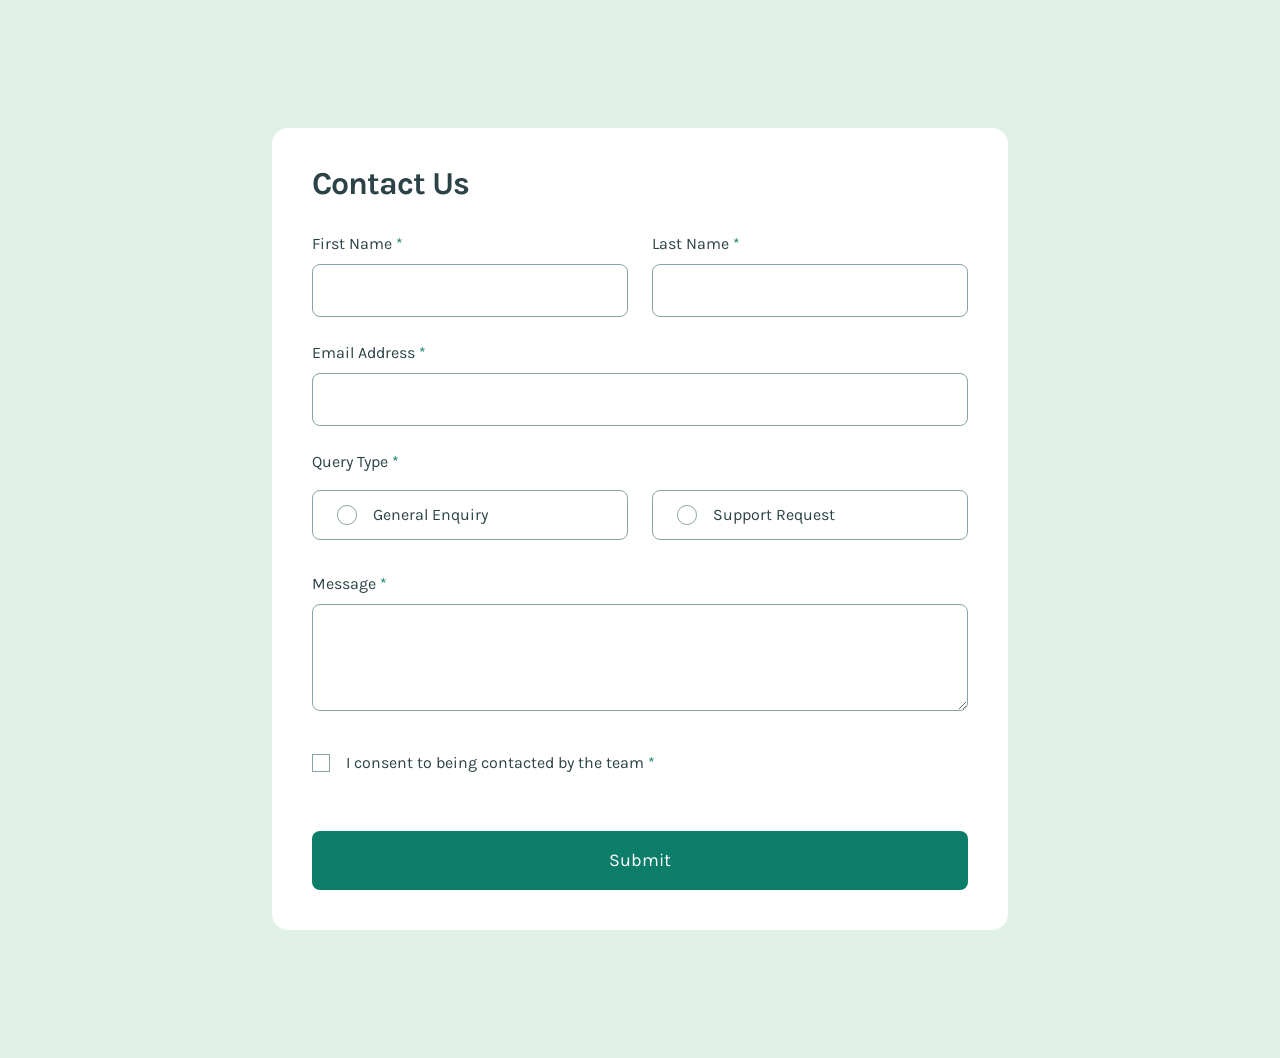
<file: contact-form-main/index.html>
<!doctype html>
<html lang="en">
  <head>
    <meta charset="UTF-8" />
    <meta name="viewport" content="width=device-width, initial-scale=1.0" />
    <!-- displays site properly based on user's device -->

    <link
      rel="icon"
      type="image/png"
      sizes="32x32"
      href="./assets/images/favicon-32x32.png"
    />

    <title>Frontend Mentor | Contact form</title>

    <style>
      .attribution {
        font-size: 0.6875rem;
        text-align: center;
      }
      .attribution a {
        color: hsl(228, 45%, 44%);
      }
    </style>
    <link rel="stylesheet" href="./main.css" />
    <script src="./main.js" defer></script>
  </head>
  <body>
    <a href="#mainContent" class="visually-hidden skip-link"
      >Skip to the main content</a
    >
    <h1 class="visually-hidden">Contact Form</h1>

    <main id="mainContent" class="wrapper">
      <section class="contact-form__section">
        <h2 class="contact-form__title">Contact Us</h2>
        <form action="" class="contact-form" novalidate>
          <div class="contact-form__row">
            <label for="honeypot" hidden class="honeypot"></label>
            <input
              hidden
              type="text"
              class="honeypot"
              id="honeypot"
              tabindex="-1"
              autocomplete="off"
            />

            <div class="contact-form__name-group">
              <div class="contact-form__group">
                <label for="firstName">First Name <span>*</span></label>
                <input
                  type="text"
                  name="firstName"
                  id="firstName"
                  required
                  autocomplete="given-name"
                  aria-required="true"
                  aria-describedby="firstNameValidation"
                />
                <p id="firstNameValidation"></p>
              </div>
              <div class="contact-form__group">
                <label for="lastName">Last Name <span>*</span></label>
                <input
                  type="text"
                  name="lastName"
                  id="lastName"
                  required
                  autocomplete="family-name"
                  aria-required="true"
                  aria-describedby="lastNameValidation"
                />
                <p id="lastNameValidation"></p>
              </div>
            </div>
            <div class="contact-form__group">
              <label for="email">Email Address <span>*</span></label>
              <input
                type="email"
                name="email"
                id="email"
                required
                autocomplete="email"
                aria-required="true"
                aria-describedby="emailValidation"
              />
              <p id="emailValidation"></p>
            </div>
            <fieldset class="contact-form__radio-group">
              <legend id="queryTypeLabel">Query Type <span>*</span></legend>
              <div class="contact-form__radio-options">
                <div class="contact-form__radio-option">
                  <input
                    type="radio"
                    name="queryType"
                    id="generalEnquiry"
                    value="general"
                    required
                    aria-required="true"
                    aria-describedby="radioValidation"
                  />
                  <label for="generalEnquiry">General Enquiry</label>
                </div>
                <div class="contact-form__radio-option">
                  <input
                    type="radio"
                    name="queryType"
                    id="supportRequest"
                    value="support"
                    required
                    aria-required="true"
                    aria-describedby="radioValidation"
                  />
                  <label for="supportRequest">Support Request</label>
                </div>
              </div>
              <p id="radioValidation"></p>
            </fieldset>
            <div class="contact-form__group">
              <label for="message">Message <span>*</span></label>
              <textarea
                name="message"
                id="message"
                rows="3"
                required
                autocomplete="off"
                aria-required="true"
                aria-describedby="messageValidation"
              ></textarea>
              <p id="messageValidation"></p>
            </div>
          </div>
          <div class="contact-form__consent-group">
            <div class="contact-form__consent-group-row">
              <input
                type="checkbox"
                name="consent"
                id="consent"
                required
                aria-required="true"
                aria-describedby="consentValidation"
              />
              <label for="consent"
                >I consent to being contacted by the team <span>*</span></label
              >
            </div>
            <p id="consentValidation"></p>
          </div>
          <button type="submit" class="contact-form__btn">Submit</button>
        </form>
      </section>
      <section
        class="success-message__section"
        hidden
        aria-live="polite"
        aria-atomic="true"
      >
        <div class="success-message__header">
          <img
            src="./assets/images/icon-success-check.svg"
            width="20"
            height="21"
            alt=""
          />
          <h3>Message Sent!</h3>
        </div>
        <p>Thanks for completing the form. We'll be in touch soon!</p>
      </section>
    </main>
  </body>
</html>
</file>
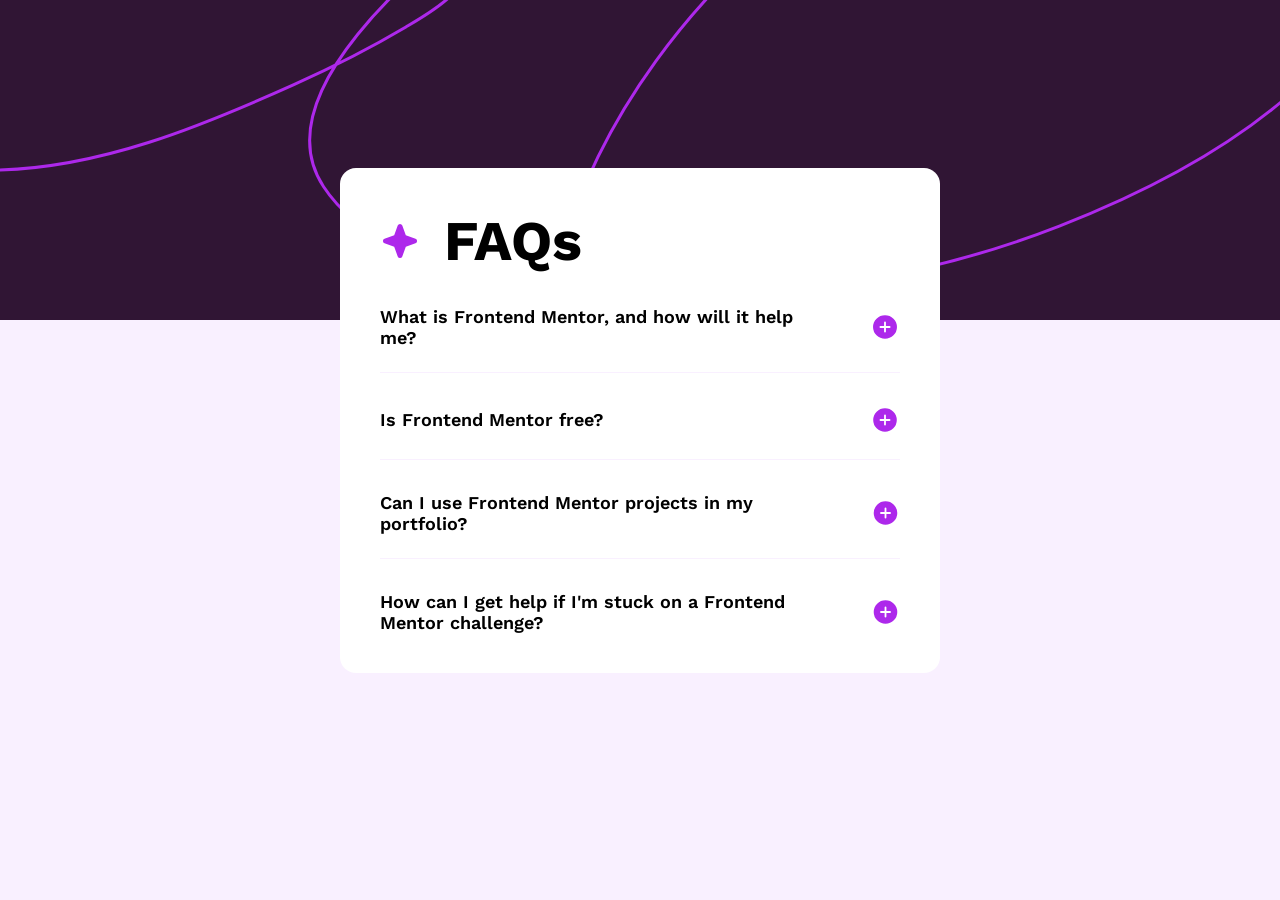
<file: faq-accordion-main/index.html>
<!doctype html>
<html lang="en">
  <head>
    <meta charset="UTF-8" />
    <meta name="viewport" content="width=device-width, initial-scale=1.0" />
    <!-- displays site properly based on user's device -->

    <link
      rel="icon"
      type="image/png"
      sizes="32x32"
      href="./assets/images/favicon-32x32.png"
    />

    <title>Frontend Mentor | FAQ accordion</title>

    <!-- Feel free to remove these styles or customise in your own stylesheet 👍 -->
    <style>
      .attribution {
        font-size: 0.6875rem;
        text-align: center;
      }
      .attribution a {
        color: hsl(228, 45%, 44%);
      }
    </style>
    <link rel="stylesheet" href="./main.css" />
    <script src="./main.js" defer></script>
  </head>
  <body>
    <main>
      <section class="wrapper faqs-accordion">
        <div class="faqs-accordion__wrapper">
          <div class="faqs-accordion__title">
            <img
              class="faqs-accordion__star-icon"
              src="./assets/images/icon-star.svg"
              alt=""
              width="41"
              height="40"
            />
            <h1 class="faqs-accordion__title-text">FAQs</h1>
          </div>
          <dl class="faqs-accordion__section">
            <dt class="faqs-accordion__header">
              <button
                class="faqs-accordion__header-btn"
                id="accordionHeader1"
                aria-expanded="false"
                aria-controls="accordionPanel1"
                data-accordion-header
              >
                <span>What is Frontend Mentor, and how will it help me?</span>
                <img
                  class="faqs-accordion__plus-minus-icon"
                  aria-hidden="true"
                  src="./assets/images/icon-plus.svg"
                  width="30"
                  height="31"
                />
              </button>
            </dt>
            <dd
              id="accordionPanel1"
              class="faqs-accordion__panel"
              aria-labelledby="accordionHeader1"
              hidden
            >
              Frontend Mentor offers realistic coding challenges to help
              developers improve their frontend coding skills with projects in
              HTML, CSS, and JavaScript. It's suitable for all levels and ideal
              for portfolio building.
            </dd>
          </dl>
          <dl class="faqs-accordion__section">
            <dt class="faqs-accordion__header">
              <button
                class="faqs-accordion__header-btn"
                id="accordionHeader2"
                aria-expanded="false"
                aria-controls="accordionPanel2"
                data-accordion-header
              >
                <span>Is Frontend Mentor free?</span>
                <img
                  class="faqs-accordion__plus-minus-icon"
                  aria-hidden="true"
                  src="./assets/images/icon-plus.svg"
                  width="30"
                  height="31"
                />
              </button>
            </dt>
            <dd
              id="accordionPanel2"
              class="faqs-accordion__panel"
              aria-labelledby="accordionHeader2"
              hidden
            >
              Yes, Frontend Mentor offers both free and premium coding
              challenges, with the free option providing access to a range of
              projects suitable for all skill levels.
            </dd>
          </dl>
          <dl class="faqs-accordion__section">
            <dt class="faqs-accordion__header">
              <button
                class="faqs-accordion__header-btn"
                id="accordionHeader3"
                aria-expanded="false"
                aria-controls="accordionPanel3"
                data-accordion-header
              >
                <span>Can I use Frontend Mentor projects in my portfolio?</span>
                <img
                  class="faqs-accordion__plus-minus-icon"
                  aria-hidden="true"
                  src="./assets/images/icon-plus.svg"
                  width="30"
                  height="31"
                />
              </button>
            </dt>
            <dd
              id="accordionPanel3"
              class="faqs-accordion__panel"
              aria-labelledby="accordionHeader3"
              hidden
            >
              Yes, you can use projects completed on Frontend Mentor in your
              portfolio. It's an excellent way to showcase your skills to
              potential employers!
            </dd>
          </dl>
          <dl class="faqs-accordion__section">
            <dt class="faqs-accordion__header">
              <button
                class="faqs-accordion__header-btn"
                id="accordionHeader4"
                aria-expanded="false"
                aria-controls="accordionPanel4"
                data-accordion-header
              >
                <span
                  >How can I get help if I'm stuck on a Frontend Mentor
                  challenge?</span
                >
                <img
                  class="faqs-accordion__plus-minus-icon"
                  aria-hidden="true"
                  src="./assets/images/icon-plus.svg"
                  width="30"
                  height="31"
                />
              </button>
            </dt>
            <dd
              id="accordionPanel4"
              class="faqs-accordion__panel"
              aria-labelledby="accordionHeader4"
              hidden
            >
              The best place to get help is inside Frontend Mentor's Discord
              community. There's a help channel where you can ask questions and
              seek support from other community members.
            </dd>
          </dl>
        </div>
      </section>
    </main>
  </body>
</html>
</file>
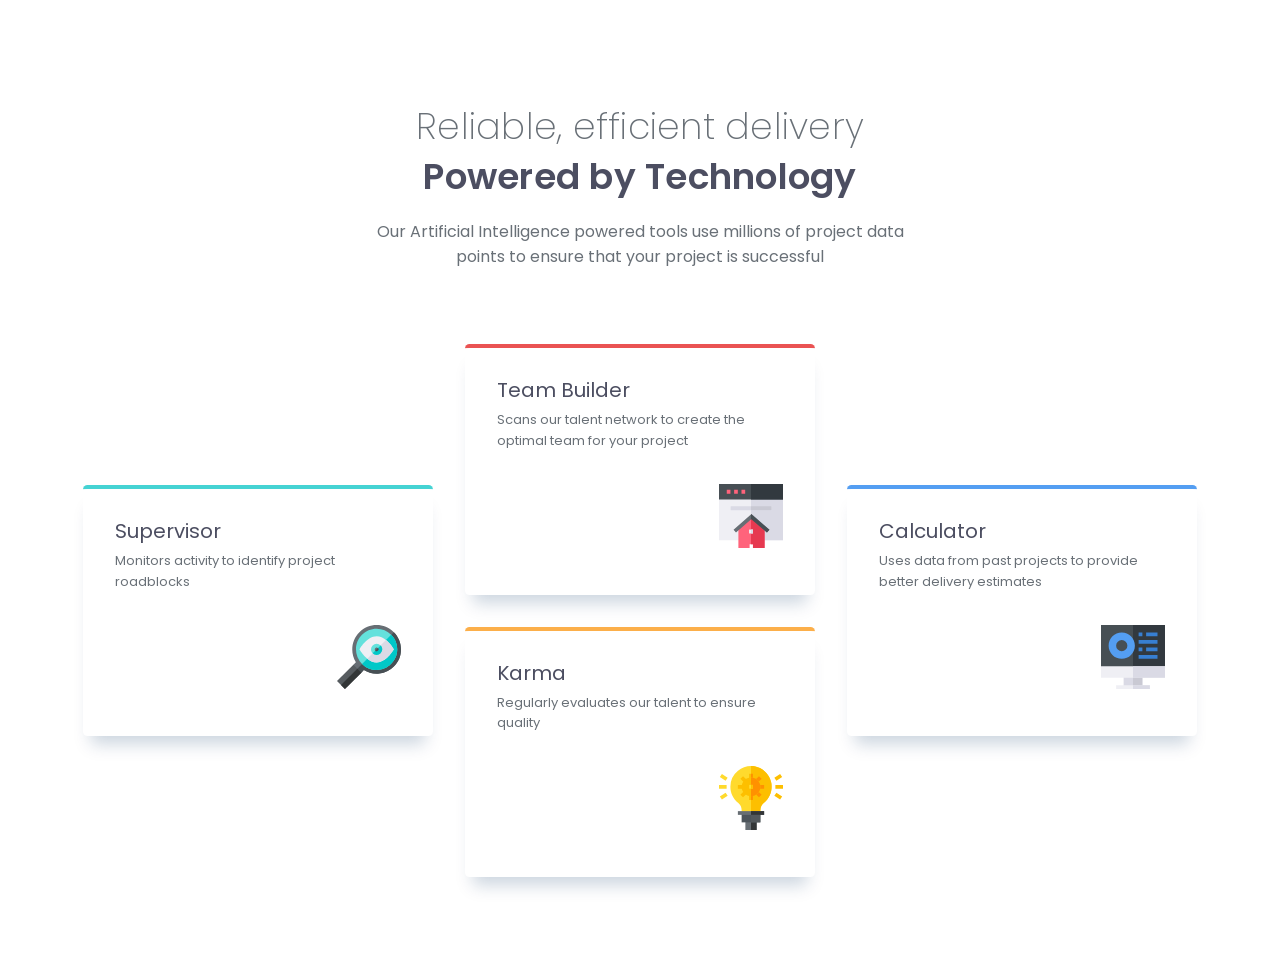
<file: four-card-feature-section-master/index.html>
<!doctype html>
<html lang="en">
  <head>
    <meta charset="UTF-8" />
    <meta name="viewport" content="width=device-width, initial-scale=1.0" />
    <!-- displays site properly based on user's device -->

    <link
      rel="icon"
      type="image/png"
      sizes="32x32"
      href="./images/favicon-32x32.png"
    />

    <title>Frontend Mentor | Four card feature section</title>

    <!-- Feel free to remove these styles or customise in your own stylesheet 👍 -->
    <style>
      .attribution {
        font-size: 0.6875rem;
        text-align: center;
      }
      .attribution a {
        color: hsl(228, 45%, 44%);
      }
    </style>
    <link rel="stylesheet" href="./style.css" />
  </head>

  <body>
    <header>
      <div class="wrapper wrapper--narrow">
        <h1>
          Reliable, efficient delivery <span> Powered by Technology </span>
        </h1>
        <p>
          Our Artificial Intelligence powered tools use millions of project data
          points to ensure that your project is successful
        </p>
      </div>
    </header>
    <main>
      <div class="wrapper">
        <div class="layout-grid">
          <div class="col">
            <div class="card border-cyan">
              <h2 class="card__title">Supervisor</h2>
              <p>Monitors activity to identify project roadblocks</p>
              <img
                class="card__image"
                src="./images/icon-supervisor.svg"
                alt=""
              />
            </div>
          </div>
          <div class="col">
            <div class="card border-red">
              <h2 class="card__title">Team Builder</h2>
              <p>
                Scans our talent network to create the optimal team for your
                project
              </p>
              <img
                class="card__image"
                src="./images/icon-team-builder.svg"
                alt=""
              />
            </div>
            <div class="card border-orange">
              <h2 class="card__title">Karma</h2>
              <p>Regularly evaluates our talent to ensure quality</p>
              <img class="card__image" src="./images/icon-karma.svg" alt="" />
            </div>
          </div>
          <div class="col">
            <div class="card border-blue">
              <h2 class="card__title">Calculator</h2>
              <p>
                Uses data from past projects to provide better delivery
                estimates
              </p>
              <img
                class="card__image"
                src="./images/icon-calculator.svg"
                alt=""
              />
            </div>
          </div>
        </div>
      </div>
    </main>
  </body>
</html>
</file>
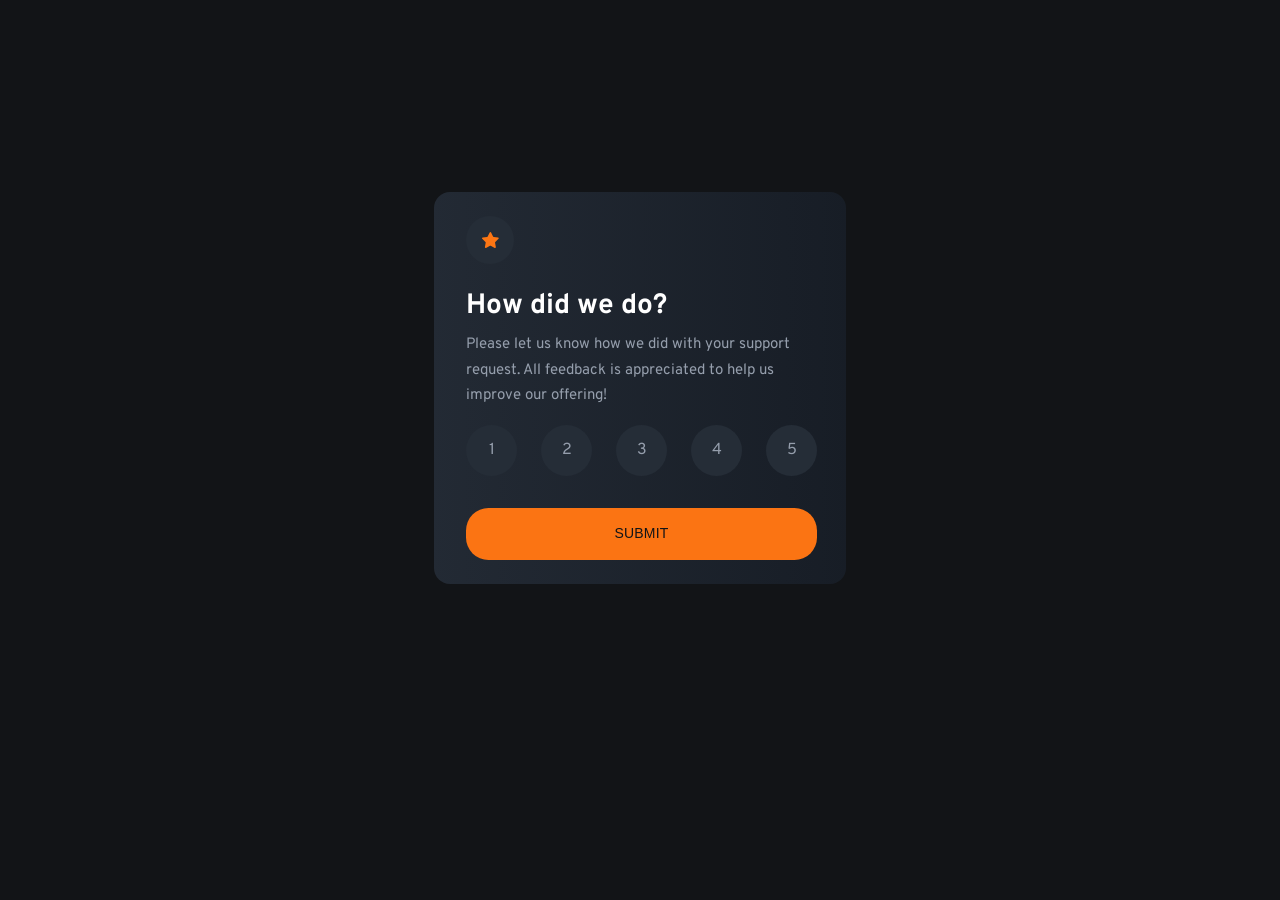
<file: interactive-rating-component-main/index.html>
<!doctype html>
<html lang="en">
  <head>
    <meta charset="UTF-8" />
    <meta name="viewport" content="width=device-width, initial-scale=1.0" />
    <!-- displays site properly based on user's device -->

    <link
      rel="icon"
      type="image/png"
      sizes="32x32"
      href="./images/favicon-32x32.png"
    />

    <title>Frontend Mentor | Interactive rating component</title>

    <style>
      .attribution {
        font-size: 0.6875rem;
        text-align: center;
      }
      .attribution a {
        color: hsl(228, 45%, 44%);
      }
    </style>
    <link rel="stylesheet" href="./style.css" />
    <script src="./script.js" defer></script>
  </head>
  <body>
    <h1 class="visually-hidden">Interactive rating component</h1>
    <main class="wrapper">
      <section class="rating">
        <div class="rating__star-icon-wrapper">
          <img
            class="rating__star-icon"
            src="./assets/images/icon-star.svg"
            alt=""
            width="17"
            height="16"
          />
        </div>
        <div class="rating__content">
          <h2>How did we do?</h2>
          <p>
            Please let us know how we did with your support request. All
            feedback is appreciated to help us improve our offering!
          </p>

          <form action="/" class="rating__options">
            <div class="rating__option">
              <label for="rate1">1</label>
              <input type="radio" name="rating" id="rate1" value="1" />
            </div>
            <div class="rating__option">
              <label for="rate2">2</label>
              <input type="radio" name="rating" id="rate2" value="2" />
            </div>
            <div class="rating__option">
              <label for="rate3">3</label>
              <input type="radio" name="rating" id="rate3" value="3" />
            </div>
            <div class="rating__option">
              <label for="rate4">4</label>
              <input type="radio" name="rating" id="rate4" value="4" />
            </div>
            <div class="rating__option">
              <input type="radio" name="rating" id="rate5" value="5" />
              <label for="rate5">5</label>
            </div>
          </form>
        </div>
        <button class="rating__submit-btn button" type="button">Submit</button>
      </section>
      <section class="rating-thank-you" hidden>
        <img
          class="rating-thank-you__icon"
          src="./assets/images/illustration-thank-you.svg"
          alt=""
          width="162"
          height="108"
        />
        <div class="rating-thank-you__feedback">
          <p id="ratingFeedback">You selected 4 out of 5</p>
        </div>

        <div class="rating-thank-you__text">
          <h2>Thank you!</h2>
          <p>
            We appreciate you taking the time to give a rating. If you ever need
            more support, don’t hesitate to get in touch!
          </p>
        </div>
      </section>
    </main>
  </body>
</html>
</file>
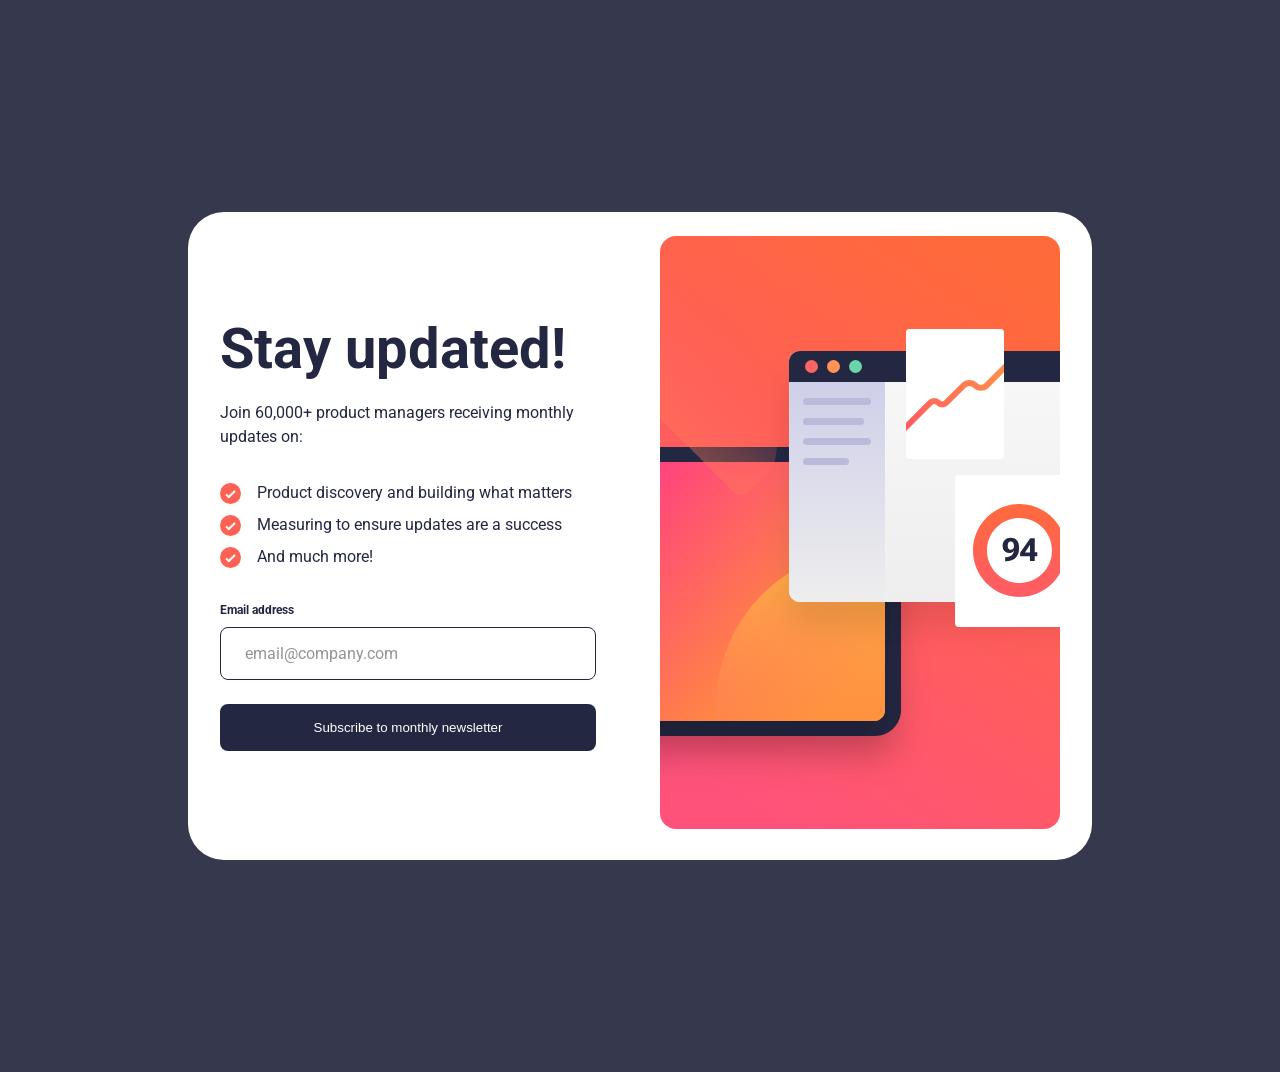
<file: newsletter-sign-up-with-success-message-main/index.html>
<!doctype html>
<html lang="en">
  <head>
    <meta charset="UTF-8" />
    <meta name="viewport" content="width=device-width, initial-scale=1.0" />
    <!-- displays site properly based on user's device -->

    <link
      rel="icon"
      type="image/png"
      sizes="32x32"
      href="./assets/images/favicon-32x32.png"
    />

    <title>
      Frontend Mentor | Newsletter sign-up form with success message
    </title>

    <!-- Feel free to remove these styles or customise in your own stylesheet 👍 -->
    <style>
      .attribution {
        font-size: 0.6875rem;
        text-align: center;
      }
      .attribution a {
        color: hsl(228, 45%, 44%);
      }
    </style>
    <link rel="stylesheet" href="./style.css" />
    <script src="./script.js" defer></script>
  </head>
  <body>
    <!-- Sign-up form start -->
    <h1 class="visually-hidden">Sign Up</h1>
    <main>
      <section class="signup wrapper">
        <div class="signup__wrapper">
          <picture class="signup__picture">
            <source
              media="(min-width: 1200px)"
              srcset="./assets/images/illustration-sign-up-desktop.svg"
              width="400"
              height="593"
            />
            <source
              media="(min-width: 700px)"
              srcset="./assets/images/illustration-sign-up-tablet.svg"
              width="528"
              height="360"
            />
            <img
              class="signup__image full-bleed"
              src="./assets/images/illustration-sign-up-mobile.svg"
              alt=""
              width="375"
              height="284"
            />
          </picture>
          <div class="signup__content">
            <h2>Stay updated!</h2>
            <p>Join 60,000+ product managers receiving monthly updates on:</p>
            <ul>
              <li>
                <img src="./assets/images/icon-list.svg" alt="" />
                <span>Product discovery and building what matters</span>
              </li>
              <li>
                <img src="./assets/images/icon-list.svg" alt="" />
                <span>Measuring to ensure updates are a success</span>
              </li>
              <li>
                <img src="./assets/images/icon-list.svg" alt="" />
                <span>And much more!</span>
              </li>
            </ul>

            <form action="/" class="form" novalidate>
              <div class="form__validation">
                <label for="email">Email address</label>
                <p id="emailError" aria-live="polite"></p>
              </div>
              <input
                type="email"
                name="email"
                id="email"
                pattern="[a-z0-9._%+-]+@[a-z0-9.-]+\.[a-z]{2,}"
                placeholder="email@company.com"
                required
                aria-describedby="emailError"
                aria-invalid="true"
              />
              <button class="button" id="subscribeBtn">
                Subscribe to monthly newsletter
              </button>
            </form>
          </div>
        </div>
      </section>
      <section
        class="success wrapper hidden"
        aria-live="polite"
        aria-atomic="true"
      >
        <div class="success__content">
          <img
            class="success__image"
            src="./assets/images/icon-success.svg"
            alt=""
            width="64"
            height="64"
          />
          <h2>Thanks for subscribing!</h2>
          <p id="successMessage">
            A confirmation email has been sent to ash@loremcompany.com. Please
            open it and click the button inside to confirm your subscription.
          </p>
          <button class="button" id="dismissmessageBtn">Dismiss message</button>
        </div>
      </section>
    </main>

    <!-- Sign-up form end -->

    <!-- Success message start -->

    <!--    -->

    <!-- Success message end -->
  </body>
</html>
</file>
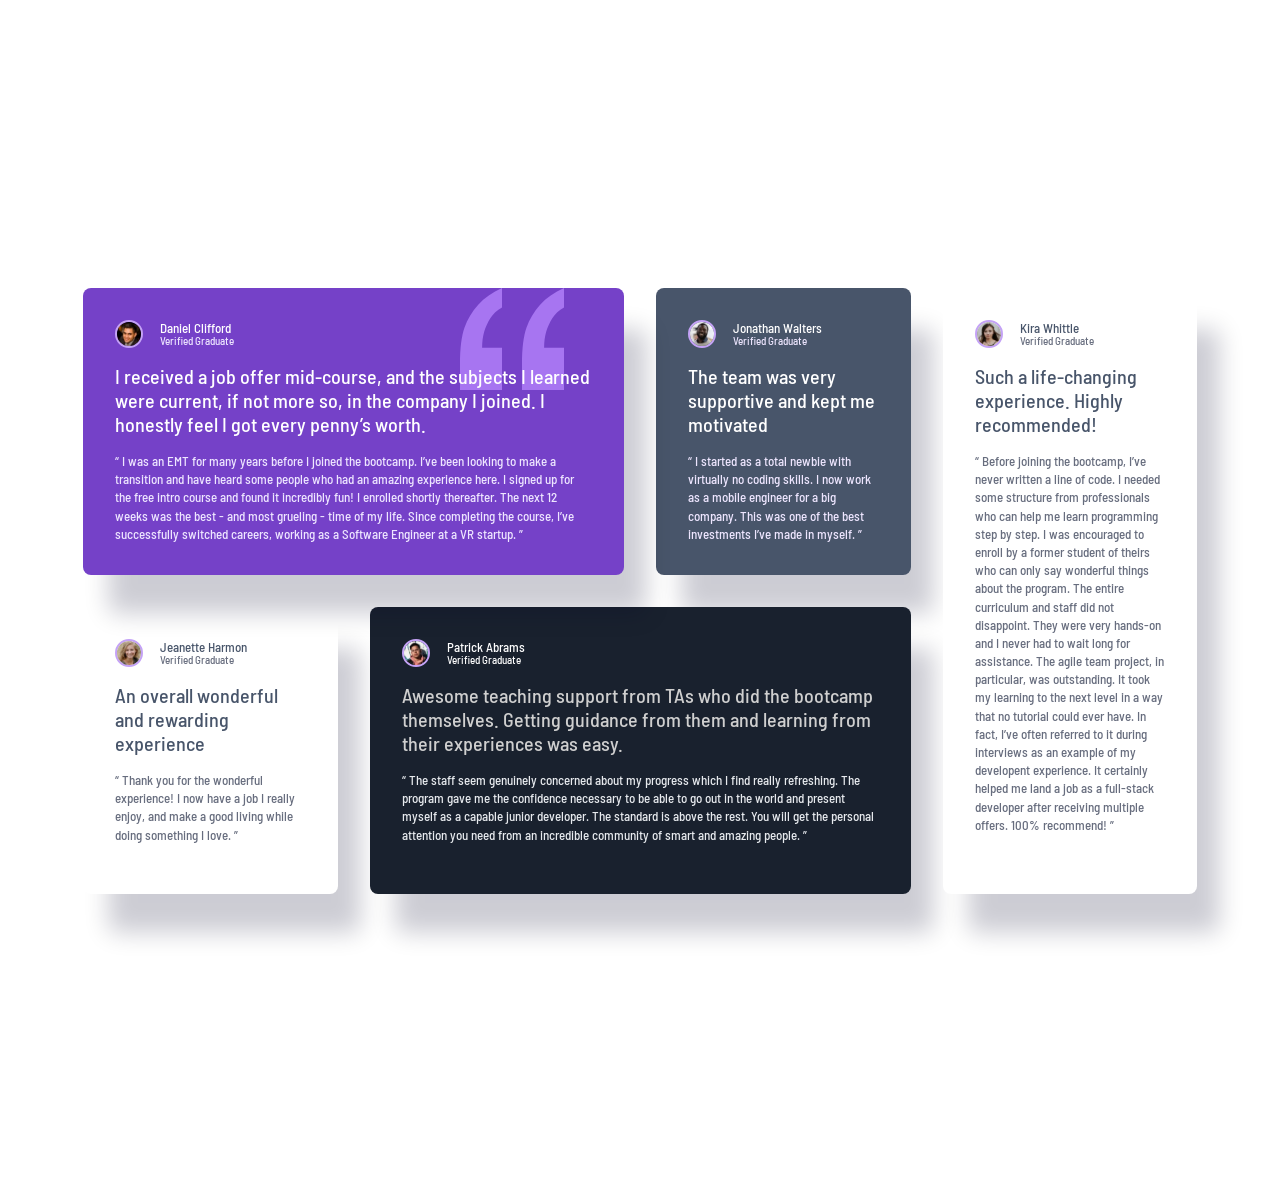
<file: testimonials-grid-section-main/index.html>
<!doctype html>
<html lang="en">
  <head>
    <meta charset="UTF-8" />
    <meta name="viewport" content="width=device-width, initial-scale=1.0" />
    <!-- displays site properly based on user's device -->

    <link
      rel="icon"
      type="image/png"
      sizes="32x32"
      href="./images/favicon-32x32.png"
    />

    <title>Frontend Mentor | [Challenge Name Here]</title>

    <!-- Feel free to remove these styles or customise in your own stylesheet 👍 -->
    <style>
      .attribution {
        font-size: 0.6875rem;
        text-align: center;
      }
      .attribution a {
        color: hsl(228, 45%, 44%);
      }
    </style>
    <link rel="stylesheet" href="./style.css" />
  </head>
  <body>
    <main>
      <h1 class="visually-hidden">Testimonials</h1>
      <section class="wrapper testimonials">
        <div class="layout-grid">
          <article class="testimonial__card purple">
            <img class="decorate-quote mobile-hidden" src="./images/bg-pattern-quotation.svg" alt="">
            <div class="author">
              <img
                class="author-image"
                src="./images/image-daniel.jpg"
                alt="Daniel Clifford"
                width="28" height="28"
              />
              <div class="author-info">
                <p class="name">Daniel Clifford</p>
                <p class="role">Verified Graduate</p>
              </div>
            </div>
            <blockquote class="testimonial__quote">
              <p class="lead">
                I received a job offer mid-course, and the subjects I learned
                were current, if not more so, in the company I joined. I
                honestly feel I got every penny’s worth.
              </p>
              <p class="body">
                “ I was an EMT for many years before I joined the bootcamp. I’ve
                been looking to make a transition and have heard some people who
                had an amazing experience here. I signed up for the free intro
                course and found it incredibly fun! I enrolled shortly
                thereafter. The next 12 weeks was the best - and most grueling -
                time of my life. Since completing the course, I’ve successfully
                switched careers, working as a Software Engineer at a VR
                startup. ”
              </p>
            </blockquote>
          </article>
          <article class="testimonial__card light-grey">
            <div class="author">
              <img
                class="author-image"
                src="./images/image-jonathan.jpg"
                alt="Jonathan Walters
                width="28" height="28""
              />
              <div class="author-info">
                <p class="name">Jonathan Walters</p>
                <p class="role">Verified Graduate</p>
              </div>
            </div>
            <blockquote class="testimonial__quote">
              <p class="lead">
                The team was very supportive and kept me motivated
              </p>
              <p class="body">
                “ I started as a total newbie with virtually no coding skills.
                I now work as a mobile engineer for a big company. This was
                one of the best investments I’ve made in myself. ”
              </p>
            </blockquote>
          </article>
          <article class="testimonial__card white short">
            <div class="author">
              <img
                class="author-image"
                src="./images/image-jeanette.jpg"
                alt="Jeanette Harmon"
                width="28" height="28"
              />
              <div class="author-info">
                <p class="name">Jeanette Harmon</p>
                <p class="role">Verified Graduate</p>
              </div>
            </div>
            <blockquote class="testimonial__quote">
              <p class="lead">
                An overall wonderful and rewarding experience
              </p>
              <p class="body">
                “ Thank you for the wonderful experience! I now have a job I
                really enjoy, and make a good living while doing something I
                love. ”
              </p>
            </blockquote>
          </article>
          <article class="testimonial__card dark-blue">
            <div class="author">
              <img
                class="author-image"
                src="./images/image-patrick.jpg"
                alt="Patrick Abrams"

width="28" height="28"                />
              <div class="author-info">
                <p class="name">Patrick Abrams</p>
                <p class="role">Verified Graduate</p>
              </div>
            </div>
            <blockquote class="testimonial__quote">
              <p class="lead">
                Awesome teaching support from TAs who did the bootcamp
                themselves. Getting guidance from them and learning from their
                experiences was easy.
              </p>
              <p class="body">
                “ The staff seem genuinely concerned about my progress which I
                find really refreshing. The program gave me the confidence
                necessary to be able to go out in the world and present myself
                as a capable junior developer. The standard is above the rest.
                You will get the personal attention you need from an
                incredible community of smart and amazing people. ”
              </p>
            </blockquote>
          </article>
          <article class="testimonial__card white long">
            <div class="author">
              <img class="author-image" src="./images/image-kira.jpg" alt="Kira Whittle" 
              width="28" height="28"/>
              <div class="author-info">
                <p class="name">Kira Whittle</p>
                <p class="role">Verified Graduate</p>
              </div>
            </div>
            <blockquote class="testimonial__quote">
              <p class="lead">
                Such a life-changing experience. Highly recommended!
              </p>
              <p class="body">
                “ Before joining the bootcamp, I’ve never written a line of
                code. I needed some structure from professionals who can help
                me learn programming step by step. I was encouraged to enroll
                by a former student of theirs who can only say wonderful
                things about the program. The entire curriculum and staff did
                not disappoint. They were very hands-on and I never had to
                wait long for assistance. The agile team project, in
                particular, was outstanding. It took my learning to the next
                level in a way that no tutorial could ever have. In fact, I’ve
                often referred to it during interviews as an example of my
                developent experience. It certainly helped me land a job as a
                full-stack developer after receiving multiple offers. 100%
                recommend! ”
              </p>
            </blockquote>
          </article>
        </div>
      </section>
    </main>
  </body>
</html>
</file>
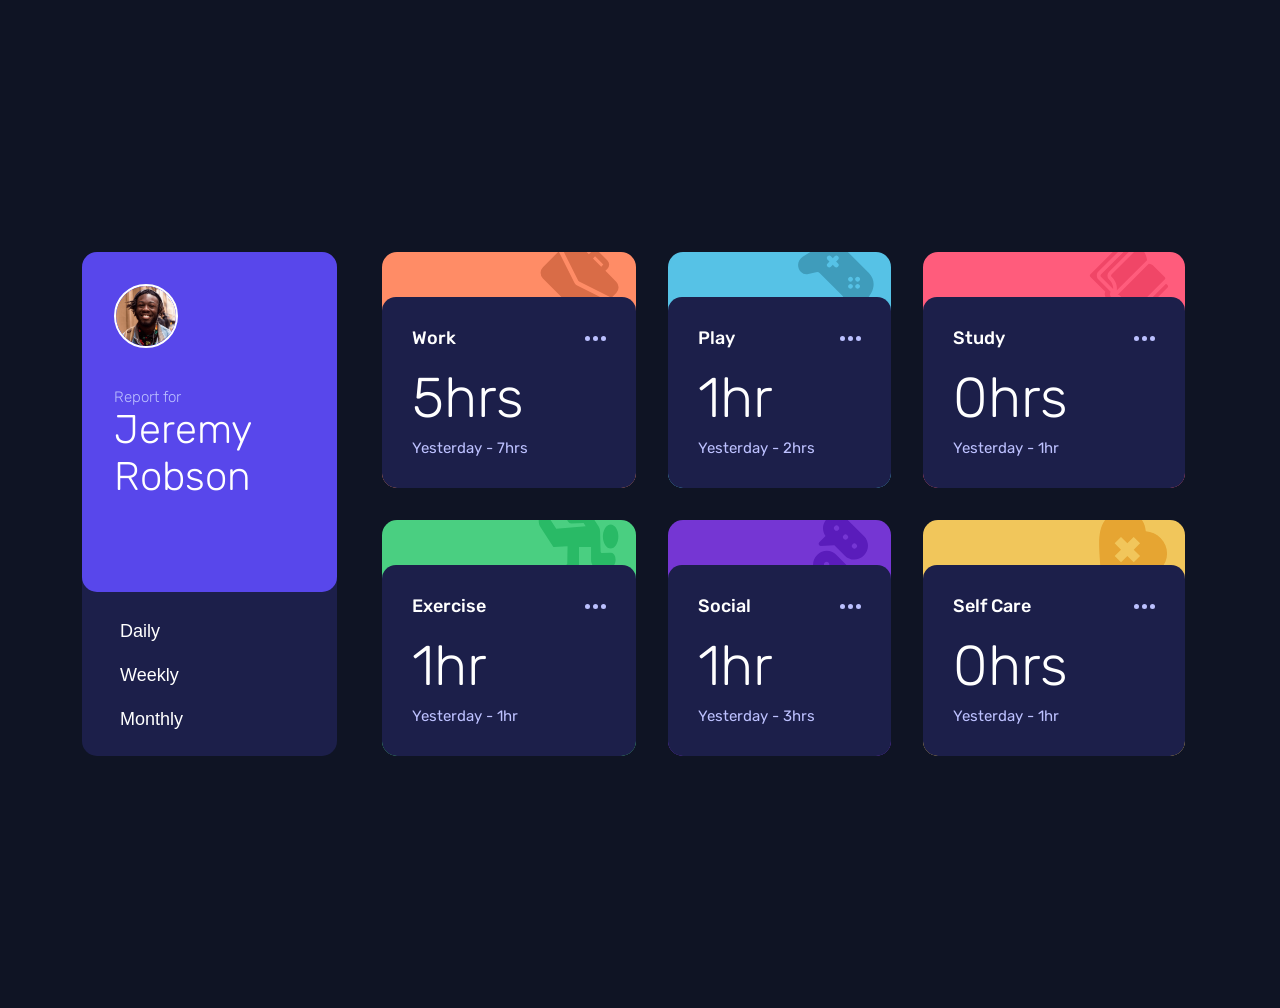
<file: time-tracking-dashboard-main/index.html>
<!doctype html>
<html lang="en">
  <head>
    <meta charset="UTF-8" />
    <meta name="viewport" content="width=device-width, initial-scale=1.0" />
    <!-- displays site properly based on user's device -->

    <link
      rel="icon"
      type="image/png"
      sizes="32x32"
      href="./images/favicon-32x32.png"
    />

    <title>Frontend Mentor | Time tracking dashboard</title>

    <!-- Feel free to remove these styles or customise in your own stylesheet 👍 -->
    <style>
      .attribution {
        font-size: 0.6875rem;
        text-align: center;
      }
      .attribution a {
        color: hsl(228, 45%, 44%);
      }
    </style>
    <link rel="stylesheet" href="./style.css" />
    <script src="./script.js" defer></script>
  </head>
  <body>
    <h1 class="visually-hidden">Time Tracking Report</h1>
    <main>
      <section class="tt-report wrapper">
        <div class="tt-report__dashboard">
          <div class="tt__heading">
            <div class="tt__heading-user">
              <img
                src="./assets/images/image-jeremy.png"
                alt="Jeremy's image"
                width="234"
                height="234"
              />
              <div class="tt__heading-user-content">
                <p>Report for</p>
                <h2 class="user">Jeremy Robson</h2>
              </div>
            </div>
            <div class="tt__heading-btns">
              <button
                class="tt__heading-btn"
                id="daily"
                data-timeframe="daily"
                aria-pressed="true"
              >
                Daily
              </button>
              <button
                class="tt__heading-btn"
                id="weekly"
                data-timeframe="weekly"
                aria-pressed="false"
              >
                Weekly
              </button>
              <button
                class="tt__heading-btn"
                id="monthly"
                data-timeframe="monthly"
                aria-pressed="false"
              >
                Monthly
              </button>
            </div>
          </div>
          <div class="tt__cards">
            <div class="tt__card work" id="tt__card1">
              <img
                class="tt__card-image"
                src="./assets/images/icon-work.svg"
                alt=""
                width="79"
                height="79"
              />
              <div class="tt__card-content">
                <h3 class="tt__card-content-title">work</h3>
                <img
                  class="tt__card-content-dot"
                  src="./assets/images/icon-ellipsis.svg"
                  alt=""
                  width="21"
                  height="5"
                />
                <p class="tt__card-content-result">10hrs</p>
                <p class="tt__card-content-status-prev">last Week - 36hrs</p>
              </div>
            </div>
            <div class="tt__card play" id="tt__card2">
              <img
                class="tt__card-image"
                src="./assets/images/icon-play.svg"
                alt=""
                width="76"
                height="77"
              />
              <div class="tt__card-content">
                <h3 class="tt__card-content-title">work</h3>
                <img
                  class="tt__card-content-dot"
                  src="./assets/images/icon-ellipsis.svg"
                  alt=""
                  width="21"
                  height="5"
                />
                <p class="tt__card-content-result">10hrs</p>
                <p class="tt__card-content-status-prev">last Week - 36hrs</p>
              </div>
            </div>
            <div class="tt__card study" id="tt__card3">
              <img
                class="tt__card-image"
                src="./assets/images/icon-study.svg"
                alt=""
                width="79"
                height="79"
              />
              <div class="tt__card-content">
                <h3 class="tt__card-content-title">work</h3>
                <img
                  class="tt__card-content-dot"
                  src="./assets/images/icon-ellipsis.svg"
                  alt=""
                  width="21"
                  height="5"
                />
                <p class="tt__card-content-result">10hrs</p>
                <p class="tt__card-content-status-prev">last Week - 36hrs</p>
              </div>
            </div>
            <div class="tt__card exercise" id="tt__card4">
              <img
                class="tt__card-image"
                src="./assets/images/icon-exercise.svg"
                alt=""
                width="81"
                height="85"
              />
              <div class="tt__card-content">
                <h3 class="tt__card-content-title">work</h3>
                <img
                  class="tt__card-content-dot"
                  src="./assets/images/icon-ellipsis.svg"
                  alt=""
                  width="21"
                  height="5"
                />
                <p class="tt__card-content-result">10hrs</p>
                <p class="tt__card-content-status-prev">last Week - 36hrs</p>
              </div>
            </div>
            <div class="tt__card social" id="tt__card5">
              <img
                class="tt__card-image"
                src="./assets/images/icon-social.svg"
                alt=""
                width="75"
                height="100"
              />
              <div class="tt__card-content">
                <h3 class="tt__card-content-title">work</h3>
                <img
                  class="tt__card-content-dot"
                  src="./assets/images/icon-ellipsis.svg"
                  alt=""
                  width="21"
                  height="5"
                />
                <p class="tt__card-content-result">10hrs</p>
                <p class="tt__card-content-status-prev">last Week - 36hrs</p>
              </div>
            </div>
            <div class="tt__card self-care" id="tt__card6">
              <img
                class="tt__card-image"
                src="./assets/images/icon-self-care.svg"
                alt=""
                width="69"
                height="69"
              />
              <div class="tt__card-content">
                <h3 class="tt__card-content-title">work</h3>
                <img
                  class="tt__card-content-dot"
                  src="./assets/images/icon-ellipsis.svg"
                  alt=""
                  width="21"
                  height="5"
                />
                <p class="tt__card-content-result">10hrs</p>
                <p class="tt__card-content-status-prev">last Week - 36hrs</p>
              </div>
            </div>
          </div>
        </div>
      </section>
    </main>
  </body>
</html>
</file>
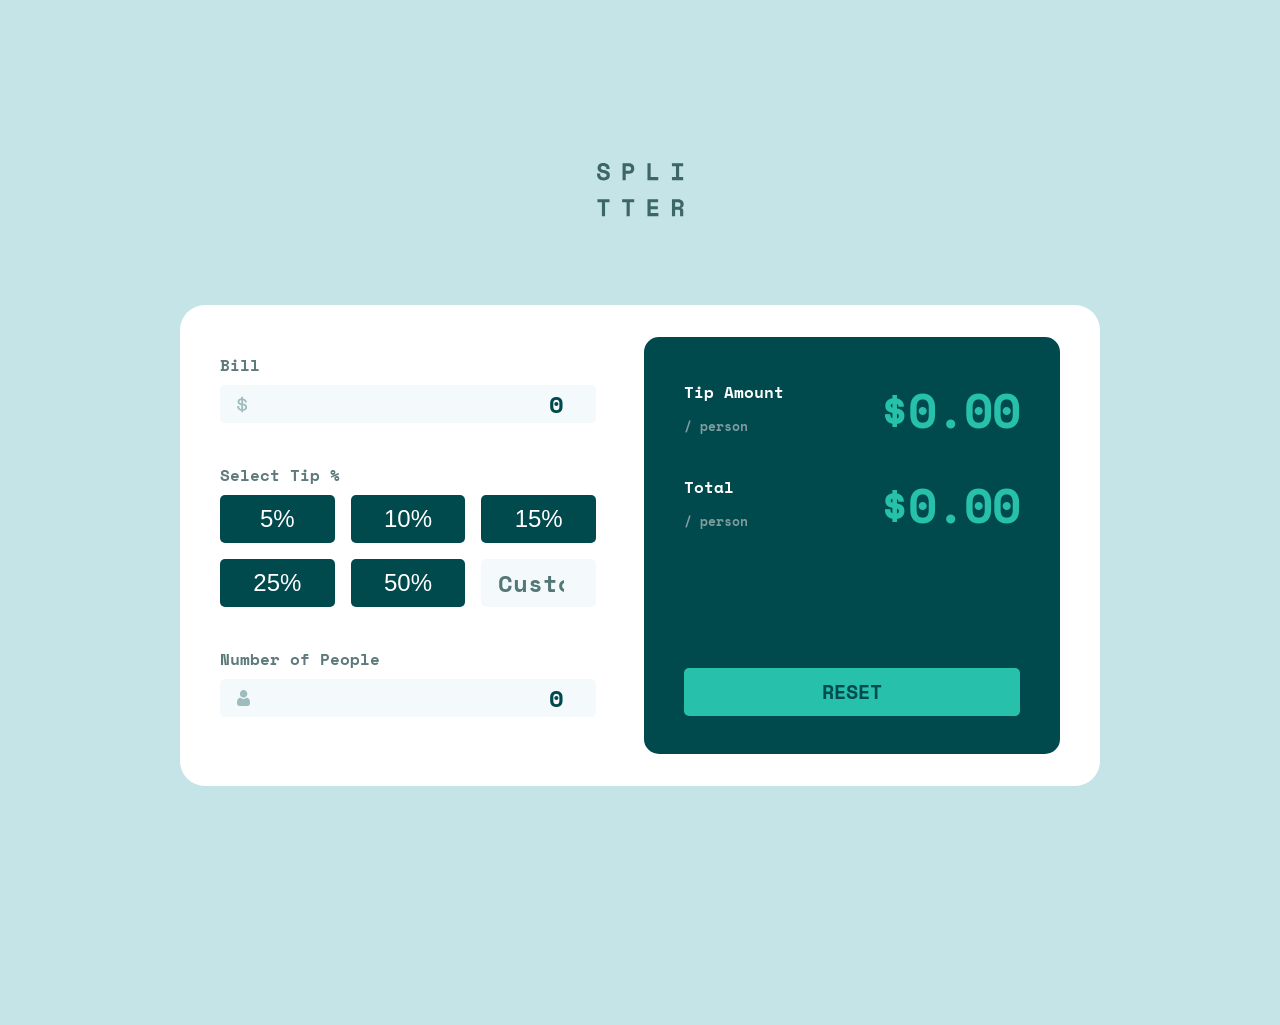
<file: tip-calculator-app-main/index.html>
<!doctype html>
<html lang="en">
  <head>
    <meta charset="UTF-8" />
    <meta name="viewport" content="width=device-width, initial-scale=1.0" />
    <!-- displays site properly based on user's device -->

    <link
      rel="icon"
      type="image/png"
      sizes="32x32"
      href="./images/favicon-32x32.png"
    />

    <title>Frontend Mentor | Tip calculator app</title>

    <style>
      .attribution {
        font-size: 0.6875rem;
        text-align: center;
      }
      .attribution a {
        color: hsl(228, 45%, 44%);
      }
    </style>
    <link rel="stylesheet" href="./style.css" />
    <script src="./script.js" defer></script>
  </head>
  <body>
    <h1 class="visually-hidden">Tip Calculator</h1>
    <header>
      <img
        class="header__logo"
        src="./assets/images/logo.svg"
        alt="image of the logo called SPILTTER"
        width="87"
        height="54"
      />
    </header>
    <main class="wrapper">
      <section class="tip-calculator">
        <div class="tip-calculator__wrapper">
          <div class="tip-calculator__entries">
            <h2 class="visually-hidden">Tip Entries</h2>
            <div class="validation">
              <label for="bill">Bill</label>

              <input
                type="number"
                id="bill"
                class="bill"
                placeholder="0"
                min="0"
              />
              <span class="hidden validation__span" id="invalidBill"></span>
            </div>

            <div class="tip-calculator__btns-wrapper">
              <label for="tipPercentageBtn">Select Tip %</label>
              <div class="tip-calculator__btns">
                <button
                  data-tip-percentage="5"
                  class="button tip-calculator__btn"
                >
                  5%</button
                ><button
                  data-tip-percentage="10"
                  class="button tip-calculator__btn"
                >
                  10%</button
                ><button
                  data-tip-percentage="15"
                  class="button tip-calculator__btn"
                >
                  15%</button
                ><button
                  data-tip-percentage="25"
                  class="button tip-calculator__btn"
                >
                  25%</button
                ><button
                  data-tip-percentage="50"
                  class="button tip-calculator__btn"
                >
                  50%
                </button>
                <label for="customInput" class="visually-hidden"
                  >Custom Tip Input</label
                ><input
                  class="custom-input"
                  type="number"
                  id="customInput"
                  min="1"
                  placeholder="Custom"
                />
              </div>
            </div>
            <div class="validation">
              <label for="peopleNumber">Number of People</label>
              <input
                type="number"
                class="people-number"
                id="peopleNumber"
                placeholder="0"
                min="0"
              />
              <span class="hidden validation__span" id="invalidPeople"></span>
            </div>
          </div>
          <div class="tip-calculator__results">
            <h2 class="visually-hidden">Tip Results</h2>
            <div class="tip-calculator__result-amount layout-grid">
              <div>
                <h3 class="tip-calculator__result-amount-title">Tip Amount</h3>
                <span>/ person</span>
              </div>
              <p class="tip-calculator__result-amount-value">$0.00</p>
            </div>
            <div class="tip-calculator__result-total layout-grid">
              <div>
                <h3 class="tip-calculator__result-total-title">Total</h3>
                <span>/ person</span>
              </div>
              <p class="tip-calculator__result-total-value">$0.00</p>
            </div>

            <button class="reset-btn" id="resetBtn">Reset</button>
          </div>
        </div>
      </section>
    </main>
  </body>
</html>
</file>
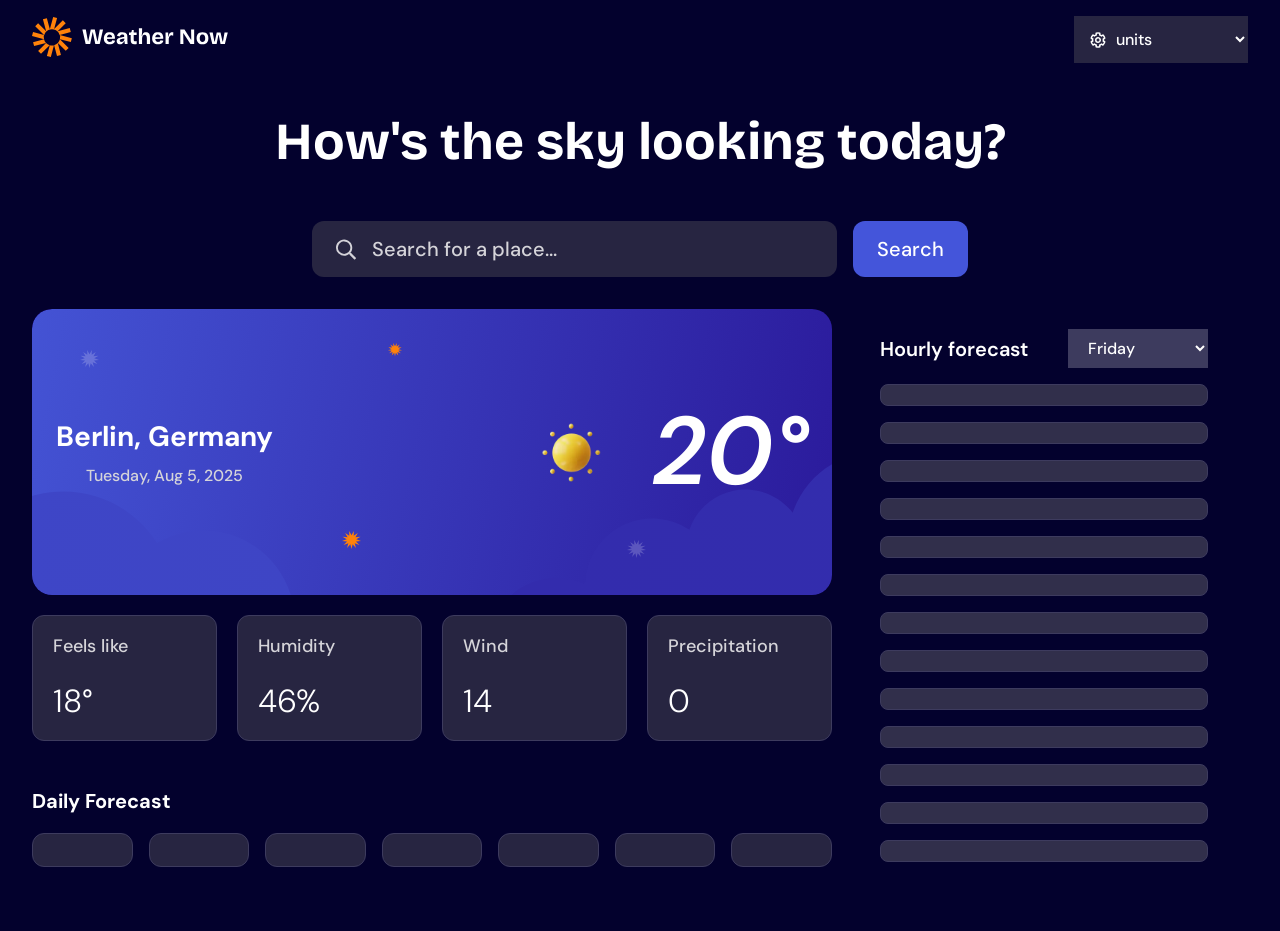
<file: weather-app-main/index.html>
<!doctype html>
<html lang="en">
  <head>
    <meta charset="UTF-8" />
    <meta name="viewport" content="width=device-width, initial-scale=1.0" />
    <!-- displays site properly based on user's device -->

    <link
      rel="icon"
      type="image/png"
      sizes="32x32"
      href="./assets/images/favicon-32x32.png"
    />

    <title>Frontend Mentor | Weather app</title>

    <style>
      .attribution {
        font-size: 0.6875rem;
        text-align: center;
      }
      .attribution a {
        color: hsl(228, 45%, 44%);
      }
    </style>
    <link rel="stylesheet" href="./style.css" />
    <script defer src="./script.js"></script>
  </head>
  <body>
    <a href="#main" class="visually-hidden skip-link">Skip to main content</a>
    <header class="header wrapper">
      <div class="header__content">
        <a href="/" class="header__homelink">
          <img
            class="header__logo"
            src="./assets/images/logo.svg"
            alt="Wheter Now Home"
            width="197"
            height="40"
          />
        </a>

        <select name="units" id="ddlUnits" class="dropdown header__dropdown">
          <option value="">units</option>
          <option value="C">Celsius</option>
          <option value="F">Fahrenheit</option>
        </select>
      </div>
    </header>

    <main id="main" class="main wrapper">
      <section class="hero">
        <div class="hero__content">
          <h1 class="hero__title">How's the sky looking today?</h1>

          <div class="hero__search">
            <input
              class="hero__textbox"
              type="text"
              name="search"
              id="textSearch"
              placeholder="Search for a place..."
            />
            <button id="btnSearch" class="hero__button" type="submit">
              Search
            </button>
          </div>
        </div>
      </section>
      <div class="dashboard">
        <section class="current">
          <h2 class="visually-hidden">Current Location Temperature</h2>
          <div class="current__weather">
            <div class="current__location">
              <div id="dvCityCountry" class="current__city">
                Berlin, Germany
              </div>
              <div id="dvCurrDate" class="current__date">
                Tuesday, Aug 5, 2025
              </div>
            </div>
            <div class="current__info">
              <img
                class="current__icon"
                src="./assets/images/icon-sunny.webp"
                alt=""
                width="320"
                height="320"
              />
              <div class="current__temp">
                <span id="dvCurrTemp">20</span>&deg;
              </div>
            </div>
          </div>

          <div class="current__conditions">
            <div class="block current__condition">
              <p class="current__condition-title">Feels like</p>

              <p x class="current__condition-value">
                <span id="pFeelslike">18</span>&deg;
              </p>
            </div>
            <div class="block current__condition">
              <p class="current__condition-title">Humidity</p>
              <p class="current__condition-value">
                <span id="pHumidity">46</span>%
              </p>
            </div>
            <div class="block current__condition">
              <p class="current__condition-title">Wind</p>
              <p id="pWind" class="current__condition-value">14</p>
            </div>
            <div class="block current__condition">
              <p class="current__condition-title">Precipitation</p>
              <p id="pPrecipitation" class="current__condition-value">0</p>
            </div>
          </div>
        </section>

        <section class="daily">
          <h2 class="section__title daily__title">Daily Forecast</h2>
          <div class="daily__forecast">
            <div id="dvForecastDay1" class="block daily__day"></div>
            <div id="dvForecastDay2" class="block daily__day"></div>
            <div id="dvForecastDay3" class="block daily__day"></div>
            <div id="dvForecastDay4" class="block daily__day"></div>
            <div id="dvForecastDay5" class="block daily__day"></div>
            <div id="dvForecastDay6" class="block daily__day"></div>
            <div id="dvForecastDay7" class="block daily__day"></div>
          </div>
        </section>

        <section class="hourly">
          <div class="hourly__content">
            <div class="hourly__header">
              <h2 class="section__title hourly__title">Hourly forecast</h2>
              <select
                name="hourly-select-day"
                id="ddLDay"
                class="dropdown hourly__select"
              ></select>
            </div>

            <div class="hourly__hours">
              <div id="dvForecastHour1" class="hourly__hour"></div>
              <div id="dvForecastHour2" class="hourly__hour"></div>
              <div id="dvForecastHour3" class="hourly__hour"></div>
              <div id="dvForecastHour4" class="hourly__hour"></div>
              <div id="dvForecastHour5" class="hourly__hour"></div>
              <div id="dvForecastHour6" class="hourly__hour"></div>
              <div id="dvForecastHour7" class="hourly__hour"></div>
              <div id="dvForecastHour8" class="hourly__hour"></div>
              <div id="dvForecastHour9" class="hourly__hour"></div>
              <div id="dvForecastHour10" class="hourly__hour"></div>
              <div id="dvForecastHour11" class="hourly__hour"></div>
              <div id="dvForecastHour12" class="hourly__hour"></div>
              <div id="dvForecastHour13" class="hourly__hour"></div>
              <div id="dvForecastHour14" class="hourly__hour"></div>
              <div id="dvForecastHour15" class="hourly__hour"></div>
              <div id="dvForecastHour16" class="hourly__hour"></div>
              <div id="dvForecastHour17" class="hourly__hour"></div>
              <div id="dvForecastHour18" class="hourly__hour"></div>
              <div id="dvForecastHour19" class="hourly__hour"></div>
              <div id="dvForecastHour20" class="hourly__hour"></div>
              <div id="dvForecastHour21" class="hourly__hour"></div>
              <div id="dvForecastHour22" class="hourly__hour"></div>
              <div id="dvForecastHour23" class="hourly__hour"></div>
              <div id="dvForecastHour24" class="hourly__hour"></div>
              <!-- <div class="hourly__hour">
                <img
                  src="./assets/images/icon-fog.webp"
                  alt=""
                  class="hourly__hour-icon"
                  width="40"
                  height="40"
                />
                <p class="hourly__hour-time">3 PM</p>
                <p class="hourly__hour-temp">20&deg;</p>
              </div>
              <div class="hourly__hour">
                <img
                  src="./assets/images/icon-fog.webp"
                  alt=""
                  class="hourly__hour-icon"
                  width="40"
                  height="40"
                />
                <p class="hourly__hour-time">3 PM</p>
                <p class="hourly__hour-temp">20&deg;</p>
              </div>
              <div class="hourly__hour">
                <img
                  src="./assets/images/icon-fog.webp"
                  alt=""
                  class="hourly__hour-icon"
                  width="40"
                  height="40"
                />
                <p class="hourly__hour-time">3 PM</p>
                <p class="hourly__hour-temp">20&deg;</p>
              </div>
              <div class="hourly__hour">
                <img
                  src="./assets/images/icon-fog.webp"
                  alt=""
                  class="hourly__hour-icon"
                  width="40"
                  height="40"
                />
                <p class="hourly__hour-time">3 PM</p>
                <p class="hourly__hour-temp">20&deg;</p>
              </div>
              <div class="hourly__hour">
                <img
                  src="./assets/images/icon-fog.webp"
                  alt=""
                  class="hourly__hour-icon"
                  width="40"
                  height="40"
                />
                <p class="hourly__hour-time">3 PM</p>
                <p class="hourly__hour-temp">20&deg;</p>
              </div>
              <div class="hourly__hour">
                <img
                  src="./assets/images/icon-fog.webp"
                  alt=""
                  class="hourly__hour-icon"
                  width="40"
                  height="40"
                />
                <p class="hourly__hour-time">3 PM</p>
                <p class="hourly__hour-temp">20&deg;</p>
              </div>
              <div class="hourly__hour">
                <img
                  src="./assets/images/icon-fog.webp"
                  alt=""
                  class="hourly__hour-icon"
                  width="40"
                  height="40"
                />
                <p class="hourly__hour-time">3 PM</p>
                <p class="hourly__hour-temp">20&deg;</p>
              </div> -->
            </div>
          </div>
        </section>
      </div>
    </main>
    <!-- Units

  Switch to Imperial/Metric

  Temperature

  Celsius (°C)
  Fahrenheit (°F)

  Wind Speed

  km/h
  mph

  Precipitation

  Millimeters (mm)
  Inches (in)

  

  Search for a city, e.g., New York
  Search

  Feels like
  

  Humidity
  
  Wind
 
  
  Precipitation
   

  Daily forecast
  

  Hourly forecast
  Insert hourly forecast for the selected day here -->
  </body>
</html>
</file>
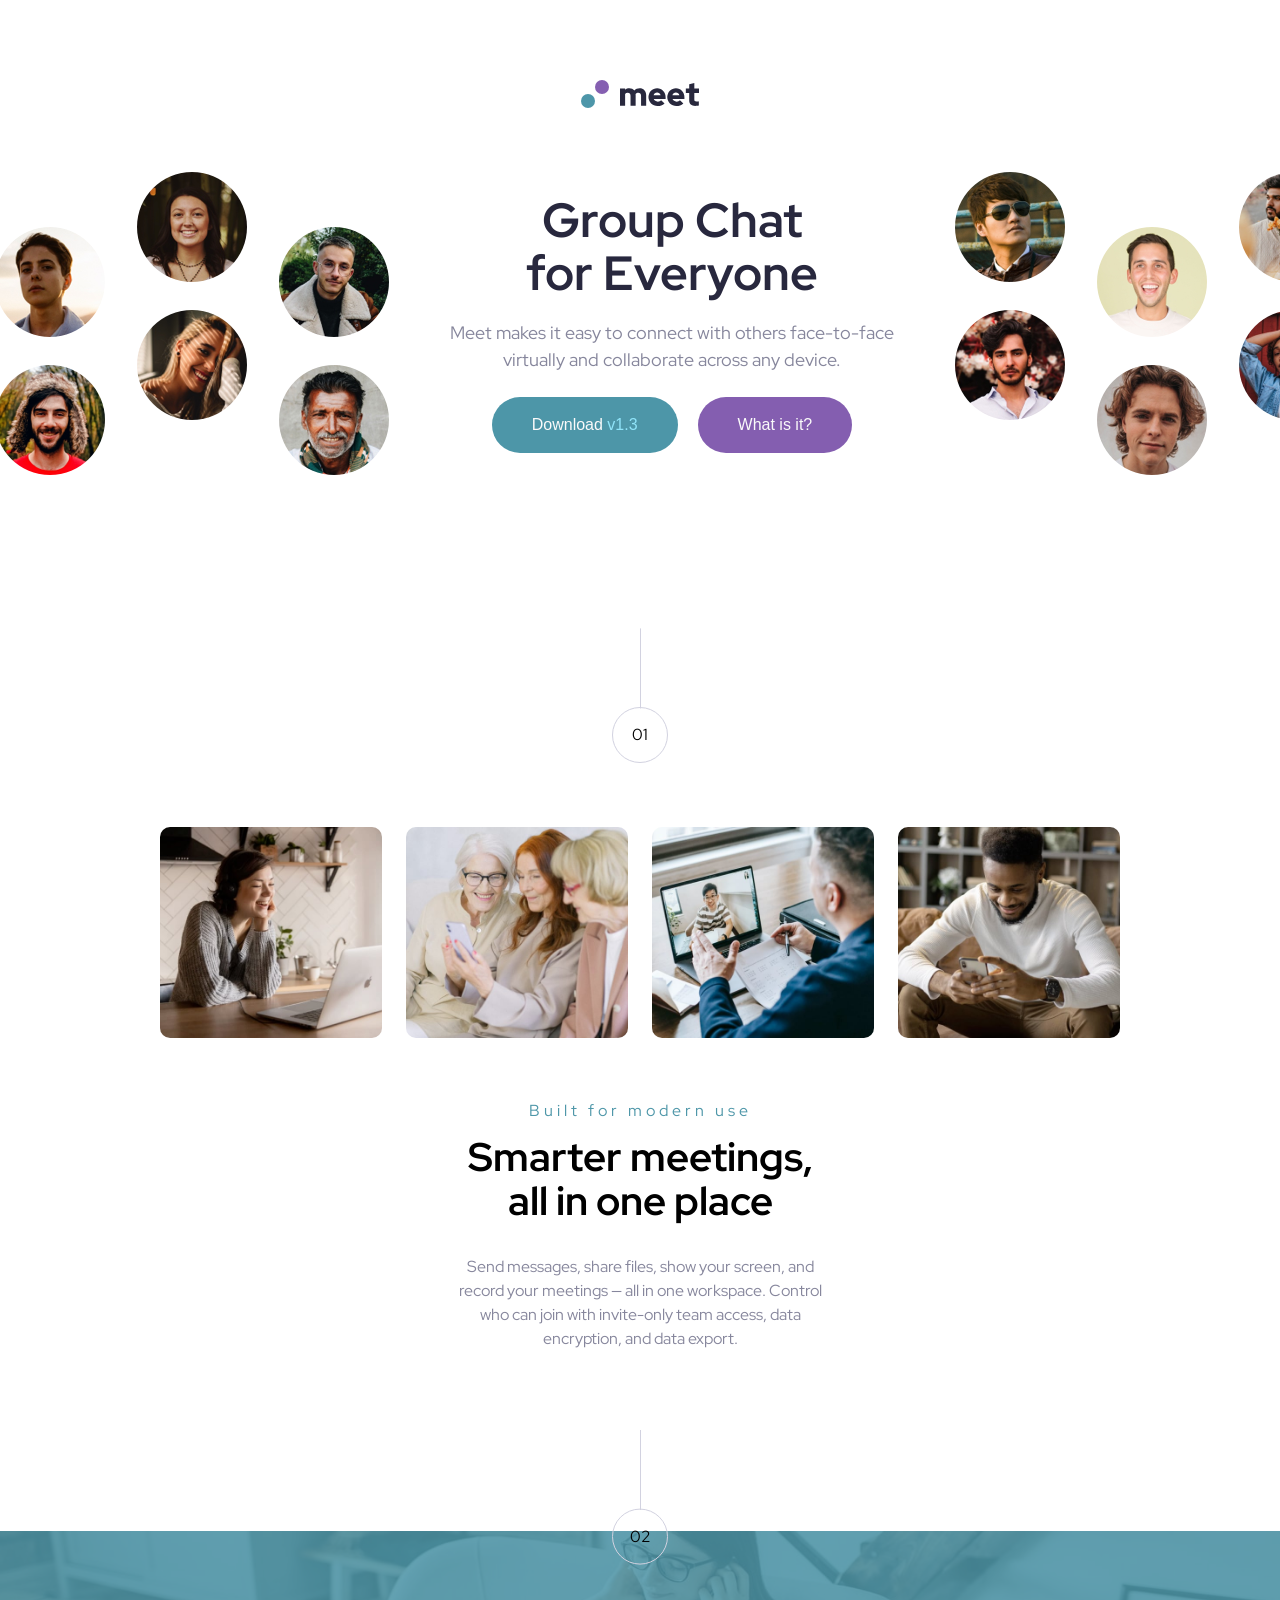
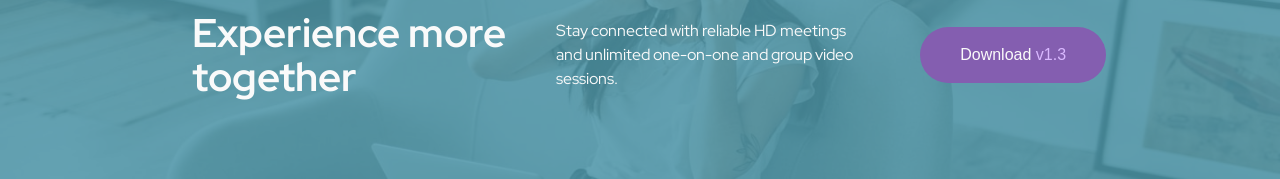
<file: meet-landing-page/starter-code/index.html>
<!doctype html>
<html lang="en">
  <head>
    <meta charset="UTF-8" />
    <meta name="viewport" content="width=device-width, initial-scale=1.0" />

    <link
      rel="icon"
      type="image/png"
      sizes="32x32"
      href="./assets/favicon-32x32.png"
    />
    <link rel="stylesheet" href="./style.css" />

    <title>Frontend Mentor | Meet landing page</title>
  </head>
  <body>
    <header>
      <nav>
        <img src="./assets/logo.svg" alt="" width="119" height="28" />
      </nav>
    </header>
    <main>
      <section class="hero">
        <picture>
          <source
            media="(min-width: 760px)"
            srcset="./assets/tablet/image-hero.png"
            width="820"
            height="303"
          />

          <img
            src="./assets/tablet/image-hero.png"
            alt="avatar iamage of lots of people"
            width="430"
            height="160"
            class="hero__mobile-image disktop-hidden"
          />
        </picture>

        <img
          src="./assets/desktop/image-hero-left.png"
          alt=""
          class="hero__desktop-image left"
          width="394"
          height="303"
        />
        <img
          src="./assets/desktop/image-hero-right.png"
          alt=""
          class="hero__desktop-image right"
          width="394"
          height="303"
        />

        <div class="hero__content mobile-wrapper">
          <h1 class="hero__title">Group Chat for Everyone</h1>
          <p class="hero__description">
            Meet makes it easy to connect with others face-to-face virtually and
            collaborate across any device.
          </p>
          <div class="button-grid">
            <button class="button-blue">
              Download <span class="blue">v1.3</span>
            </button>
            <button class="button-purple">What is it?</button>
          </div>
        </div>
      </section>
      <section class="meetings">
        <div class="number">01</div>
        <div class="image-collage">
          <img
            src="./assets/desktop/image-woman-in-videocall.jpg"
            alt="image of a woman in videocall"
            width="256"
            height="256"
          />
          <img
            src="./assets/desktop/image-women-videochatting.jpg"
            alt="image of  women in a videochatting"
            width="256"
            height="256"
          />
          <img
            src="./assets/desktop/image-men-in-meeting.jpg"
            alt="image of men in meeting"
            width="256"
            height="256"
          />
          <img
            src="./assets/desktop/image-man-texting.jpg"
            alt="image of a man texting"
            width="256"
            height="256"
          />
        </div>
        <div class="meetings__content">
          <p class="meetings__blue">Built for modern use</p>
          <h2 class="meetings__title">Smarter meetings, all in one place</h2>

          <p class="meetings__description">
            Send messages, share files, show your screen, and record your
            meetings — all in one workspace. Control who can join with
            invite-only team access, data encryption, and data export.
          </p>
        </div>
      </section>
    </main>
    <footer class="footer">
      <div class="number">02</div>
      <div class="footer__content">
        <picture>
          <source
            media="(min-width: 75em)"
            srcset="./assets/desktop/image-footer.jpg"
          />
          <source
            media="(min-width: 47.5em)"
            srcset="./assets/tablet/image-footer.jpg"
          />
          <img
            src="./assets/mobile/image-footer.jpg"
            alt=""
            class="footer__image"
          />
        </picture>
        <div class="footer__text">
          <h2 class="footer__title">Experience more together</h2>
          <p class="footer__description">
            Stay connected with reliable HD meetings and unlimited one-on-one
            and group video sessions.
          </p>

          <button class="button-purple">
            Download <span class="purple">v1.3</span>
          </button>
        </div>
      </div>
    </footer>
  </body>
</html>
</file>
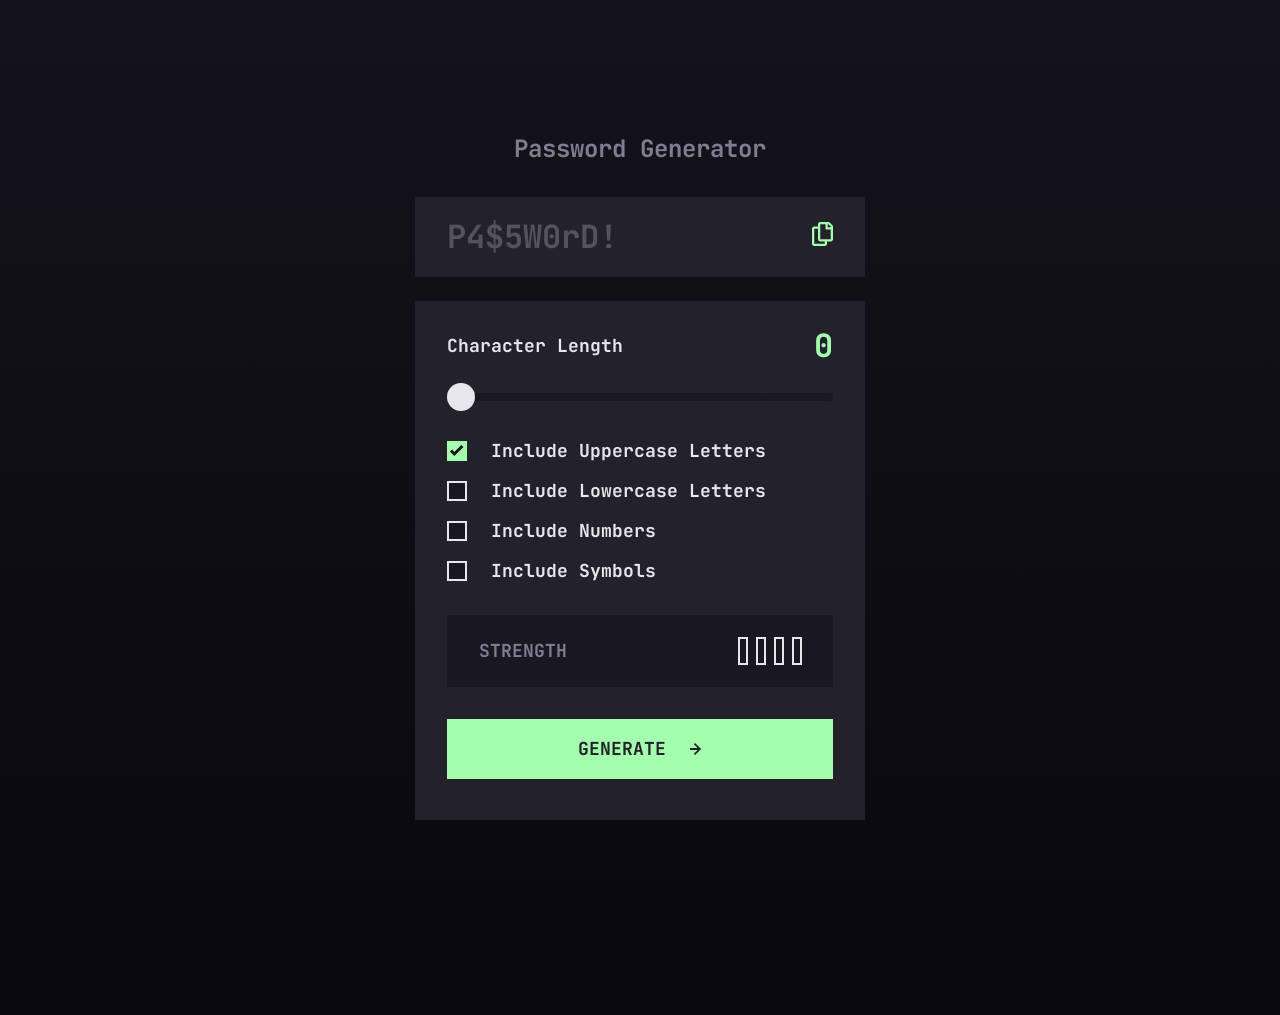
<file: password-generator-app/starter-code/index.html>
<!DOCTYPE html>
<html lang="en">
  <head>
    <meta charset="utf-8" />
    <meta name="viewport" content="width=device-width, initial-scale=1.0" />

    <link
      rel="icon"
      type="image/png"
      sizes="32x32"
      href="./assets/images/favicon-32x32.png"
    />

    <title>Frontend Mentor | Password generator app</title>
    <link rel="stylesheet" href="./main.css" />
    <script src="./main.js" defer></script>
  </head>
  <body>
    <main>
      <section class="password-display wrapper">
        <h1 class="password-display__title">Password Generator</h1>
        <div class="password-display__wrapper">
          <div class="password-display__output">
            <h2
              class="password-display__password"
              id="passwordDisplay"
              aria-live="polite"
              aria-atomic="true"
            >
              P4$5W0rD!
            </h2>
            <div class="password-display__copy-container">
              <p
                class="password-display__copy-message hidden"
                aria-live="polite"
                aria-atomic="true"
              >
                copied
              </p>
              <button
                class="password-display__copy-btn"
                aria-label="copy generated password"
              >
                <svg
                  class="password-display__copy-icon"
                  id="copyIcon"
                  width="21"
                  height="24"
                  viewBox="0 0 21 24"
                  fill="none"
                  xmlns="http://www.w3.org/2000/svg"
                >
                  <path
                    fill-rule="evenodd"
                    clip-rule="evenodd"
                    d="M17.909 0.659016L20.341 3.09098C20.763 3.51294 21 4.08523 21 4.68197V17.25C21 18.4926 19.9926 19.5 18.75 19.5H15V21.75C15 22.9926 13.9926 24 12.75 24H2.25C1.00734 24 0 22.9926 0 21.75V6.75C0 5.50734 1.00734 4.5 2.25 4.5H6V2.25C6 1.00734 7.00734 0 8.25 0H16.3181C16.9147 3.12036e-06 17.4871 0.237058 17.909 0.659016ZM2.53126 21.75H12.4687C12.5434 21.75 12.6149 21.7204 12.6677 21.6677C12.7204 21.6149 12.75 21.5434 12.75 21.4687V19.5H8.25C7.00734 19.5 6 18.4926 6 17.25V6.75H2.53126C2.45665 6.75 2.38512 6.77963 2.33238 6.83238C2.27963 6.88512 2.25 6.95665 2.25 7.03126V21.4687C2.25 21.5434 2.27963 21.6149 2.33238 21.6677C2.38512 21.7204 2.45665 21.75 2.53126 21.75ZM18.4687 17.25H8.53126C8.45665 17.25 8.38512 17.2204 8.33238 17.1677C8.27963 17.1149 8.25 17.0434 8.25 16.9687V2.53126C8.25 2.45665 8.27963 2.38512 8.33238 2.33238C8.38512 2.27963 8.45665 2.25 8.53126 2.25H13.5V6.375C13.5 6.99632 14.0036 7.5 14.625 7.5H18.75V16.9687C18.75 17.0434 18.7204 17.1149 18.6677 17.1677C18.6149 17.2204 18.5434 17.25 18.4687 17.25ZM15.75 5.25H18.75V4.7985C18.75 4.76156 18.7427 4.72499 18.7286 4.69086C18.7145 4.65673 18.6937 4.62572 18.6677 4.59961L16.4004 2.33236C16.3476 2.27963 16.2761 2.25 16.2014 2.25H15.75V5.25Z"
                    fill="currentColor"
                  />
                </svg>
              </button>
            </div>
          </div>
          <div class="password-display__options">
            <form class="password-display__form">
              <div class="option-slider">
                <div class="option-slider__header">
                  <label
                    class="password-display__label"
                    for="passwordLengthInput"
                    >Character Length</label
                  >
                  <p class="password-display__value" id="passwordLengthValue">
                    0
                  </p>
                </div>
                <input
                  type="range"
                  min="0"
                  max="20"
                  value="0"
                  class="option-slider__input"
                  id="passwordLengthInput"
                />
              </div>
              <div class="options-checklist">
                <div class="options-checklist__wrapper">
                  <input
                    type="checkbox"
                    id="upperCaseLetters"
                    name="char"
                    value="upperCase"
                    class="options-checklist__input"
                    checked
                  />
                  <label for="upperCaseLetters" class="option-checklist__label"
                    >Include Uppercase Letters</label
                  >
                </div>

                <div class="options-checklist__wrapper">
                  <input
                    type="checkbox"
                    id="lowerCaseLetters"
                    name="char"
                    value="lowerCase"
                    class="options-checklist__input"
                  />
                  <label for="lowerCaseLetters" class="option-checklist__label"
                    >Include Lowercase Letters</label
                  >
                </div>

                <div class="options-checklist__wrapper">
                  <input
                    type="checkbox"
                    id="numbers"
                    name="char"
                    value="numbers"
                    class="options-checklist__input"
                  />
                  <label for="numbers" class="option-checklist__label"
                    >Include Numbers</label
                  >
                </div>

                <div class="options-checklist__wrapper">
                  <input
                    type="checkbox"
                    id="symbols"
                    name="char"
                    value="symbols"
                    class="options-checklist__input"
                  />
                  <label for="symbols" class="option-checklist__label"
                    >Include Symbols</label
                  >
                </div>
              </div>
              <div class="options-strength">
                <h2 class="options-strength__title">Strength</h2>
                <div class="options-strength__display">
                  <p
                    class="options-strength__value"
                    id="strengthValueP"
                    role="status"
                    aria-live="polite"
                  ></p>
                  <div class="options-strength__squares" aria-hidden="true">
                    <span class="options-strength__square"></span
                    ><span class="options-strength__square"></span
                    ><span class="options-strength__square"></span
                    ><span class="options-strength__square"></span>
                  </div>
                </div>
              </div>

              <button
                type="submit"
                class="password-display__generate-btn"
                id="passwordGeneratorBtn"
              >
                <span>Generate</span>

                <svg
                  class="password-display__generate-icon"
                  width="12"
                  height="12"
                  viewBox="0 0 12 12"
                  fill="none"
                  xmlns="http://www.w3.org/2000/svg"
                >
                  <path
                    d="M5.10553 12L11.1055 6.00002L5.10553 0L3.84051 1.26501L7.681 5.10547L6.10352e-05 5.10547V6.8946L7.681 6.8946L3.84051 10.735L5.10553 12Z"
                    fill="currentColor"
                  />
                </svg>
              </button>
            </form>
          </div>
        </div>
      </section>
    </main>
  </body>
</html>
</file>
<file: contact-form-main/main.css>
/* karla-regular - latin */
@font-face {
  font-display: swap; /* Check https://developer.mozilla.org/en-US/docs/Web/CSS/@font-face/font-display for other options. */
  font-family: "Karla";
  font-style: normal;
  font-weight: 400;
  src: url("./assets/fonts/karla-v33-latin-regular.woff2") format("woff2"); /* Chrome 36+, Opera 23+, Firefox 39+, Safari 12+, iOS 10+ */
}
/* karla-700 - latin */
@font-face {
  font-display: swap; /* Check https://developer.mozilla.org/en-US/docs/Web/CSS/@font-face/font-display for other options. */
  font-family: "Karla";
  font-style: normal;
  font-weight: 700;
  src: url("./assets/fonts/karla-v33-latin-700.woff2") format("woff2"); /* Chrome 36+, Opera 23+, Firefox 39+, Safari 12+, iOS 10+ */
}

:root {
  --c-green-200: hsl(148, 38%, 91%);
  --c-green-600: hsl(169, 82%, 27%);
  --c-red: hsl(0, 66%, 54%);
  --c-white: hsl(0, 0%, 100%);
  --c-grey-500: hsl(186, 15%, 59%);
  --c-grey-900: hsl(187, 24%, 22%);

  --color-main-bg: var(--c-green-200);
  --color-success-bg: var(--c-grey-900);
  --color-text-dark: var(--c-grey-900);
  --color-text-light: var(--c-white);
  --color-form-bg: var(--c-white);
  --color-focus: var(--c-green-600);
  --color-border: var(--c-grey-500);
  --color-btn-bg: var(--c-green-600);
  --color-star: var(--c-green-600);

  --fs-32: calc(32 / 16 * 1rem);
  --fs-18: calc(18 / 16 * 1rem);
  --fs-16: calc(16 / 16 * 1rem);
  --ff: "Karla", "Times New Roman", Times, serif;
  --fw-bold: 700;

  --lh-100: 1;
  --lh-150: 1.5;
  --ls-32: -1px;
}

*,
*::before,
*::after {
  padding: 0;
  margin: 0;
  box-sizing: inherit;
}

html {
  box-sizing: border-box;
}

body {
  font-family: var(--ff);
  font-size: var(--fs-16);
  line-height: var(--lh-150);
  background-color: var(--color-main-bg);
  color: var(--color-text-dark);
}

.visually-hidden {
  position: absolute;
  left: -10000px;
  top: 0;
  width: 1px;
  height: 1px;
  overflow: hidden;

  &.skip-link:focus {
    left: 0;
    color: var(--color-text-dark);
    background-color: var(--color-main-bg);
    width: auto;
    height: auto;
    padding: 10px;
    border: 2px solid var(--color-focus);
  }
}

input,
textarea,
label,
button {
  font: inherit;
  display: block;
  width: 100%;
  cursor: pointer;
}

input,
textarea {
  font-size: var(--fs-18);
  line-height: var(--lh-150);
}

label,
legand {
  font-size: var(--fs-16);
  line-height: var(--lh-150);
  padding-block-end: 8px;
}

legend {
  padding-block-end: 8px;
}

button:focus-visible,
input:focus-visible,
textarea:focus-visible,
a:focus-visible {
  outline: 1px solid var(--color-focus);
}

.wrapper {
  display: grid;
  grid-template-columns: 1fr calc(100% - 32px) 1fr;
  margin-block: 32px;
  @media (width > calc(700 / 16 * 1rem)) {
    grid-template-columns: 1fr min(calc(100% - 78px), 736px) 1fr;
    margin-block: 128px;
  }

  > * {
    grid-column: 2;
  }
}

.contact-form__section {
  background-color: var(--color-form-bg);
  border-radius: 16px;
  padding: 24px;
  display: grid;
  gap: 32px;
  @media (width > calc(700 / 16 * 1rem)) {
    padding: 40px;
  }
}

.contact-form__title {
  font-size: var(--fs-32);
  line-height: var(--lh-100);
  letter-spacing: var(--ls-32);
  text-transform: capitalize;
}

.contact-form {
  display: grid;
  gap: 40px;
}

.contact-form__row {
  display: grid;
  gap: 24px;
}

.honeypot {
  display: none;
}

.contact-form__name-group,
.contact-form__radio-options {
  display: grid;
  gap: 16px 24px;
  @media (width > calc(700 / 16 * 1rem)) {
    grid-template-columns: 1fr 1fr;
    /* gap: 16px; */
  }
}

.contact-form__radio-group {
  border: none;
}

.contact-form__radio-option {
  display: flex;
  align-items: center;
  gap: 16px;
  padding: 12px 24px;
  margin-block: 8px;
}

.contact-form__radio-option input[type="radio"] {
  appearance: none;
  -webkit-appearance: none;
  -moz-appearance: none;
  border: 1px solid var(--color-border);
  width: 19.5px;
  height: 19.5px;
  flex: 0 0 19.5px;
  cursor: pointer;
  border-radius: 50%;
  margin: 0;
  padding: 0;
}

.contact-form__radio-option input[type="radio"]:checked {
  background: url("./assets/images/icon-radio-selected.svg") no-repeat center;
}

.contact-form__radio-option input[type="radio"]:focus-visible {
  border: 1px solid var(--color-border);
}

.contact-form__radio-option label {
  padding-block-end: 0;
}

.contact-form__radio-option:has(input[type="radio"]:checked) {
  background: var(--c-green-200);
  border: 1px solid var(--color-border);
}

.contact-form__consent-group {
  display: flex;
  align-items: center;
  gap: 16px;
}

.contact-form__consent-group input[type="checkbox"] {
  appearance: none;
  -webkit-appearance: none;
  -moz-appearance: none;
  border: 1px solid var(--color-border);
  width: 18px;
  height: 18px;
  flex: 0 0 18px;
  cursor: pointer;
  border-radius: 0;
  margin: 0;
  padding: 0;
}

.contact-form__consent-group input[type="checkbox"]:checked {
  border: none;
  background: url("./assets/images/icon-checkbox-check.svg") no-repeat;
}

.contact-form__consent-group input[type="checkbox"]:focus-visible {
  border: 1px solid var(--color-border);
}

.contact-form__consent-group label {
  padding-block-end: 0;
}

span {
  color: var(--color-star);
}

input,
textarea,
.contact-form__radio-option {
  color: var(--color-text-dark);
  border: 1px solid var(--color-border);
  border-radius: 8px;
  padding: 12px 24px;
}

.contact-form__consent-group {
  display: grid;
}

.contact-form__consent-group-row {
  display: flex;
  align-items: center;
  gap: 16px;
}

.contact-form__btn {
  border: none;
  background-color: var(--color-btn-bg);
  color: var(--c-white);
  font-size: var(--fs-18);
  padding-block: 16px;
  border-radius: 8px;
  transition: all 200ms ease-in-out;
}

.contact-form__btn:hover,
.contact-form__btn:focus,
.contact-form__btn:active {
  background-color: var(--c-grey-900);
}

.success-message__section {
  position: absolute;
  background-color: var(--color-success-bg);
  color: var(--color-text-light);
  top: 24px;
  left: 50%;
  translate: -50% 0;
  padding: 24px;
  border-radius: 12px;
  display: grid;
  gap: 8px;
}

.success-message__section[hidden] {
  display: none;
}

.success-message__header {
  display: flex;
  align-items: center;
  gap: 8px;
}

.success-message__header h2 {
  font-size: var(--fs-18);
}

.success-message p {
  width: 30ch;
  @media (width > calc(700 / 16 * 1rem)) {
    width: 43ch;
  }
}

.in-valid {
  color: var(--c-red);
  padding-block-start: 8px;
}
</file>
<file: faq-accordion-main/main.css>
/* work-sans-regular - latin */
@font-face {
  font-display: swap; /* Check https://developer.mozilla.org/en-US/docs/Web/CSS/@font-face/font-display for other options. */
  font-family: "Work Sans";
  font-style: normal;
  font-weight: 400;
  src: url("./assets/fonts/work-sans-v24-latin-regular.woff2") format("woff2"); /* Chrome 36+, Opera 23+, Firefox 39+, Safari 12+, iOS 10+ */
}
/* work-sans-600 - latin */
@font-face {
  font-display: swap; /* Check https://developer.mozilla.org/en-US/docs/Web/CSS/@font-face/font-display for other options. */
  font-family: "Work Sans";
  font-style: normal;
  font-weight: 600;
  src: url("./assets/fonts/work-sans-v24-latin-600.woff2") format("woff2"); /* Chrome 36+, Opera 23+, Firefox 39+, Safari 12+, iOS 10+ */
}
/* work-sans-700 - latin */
@font-face {
  font-display: swap; /* Check https://developer.mozilla.org/en-US/docs/Web/CSS/@font-face/font-display for other options. */
  font-family: "Work Sans";
  font-style: normal;
  font-weight: 700;
  src: url("./assets/fonts/work-sans-v24-latin-700.woff2") format("woff2"); /* Chrome 36+, Opera 23+, Firefox 39+, Safari 12+, iOS 10+ */
}

:root {
  --c-white: hsl(0, 100%, 100%);
  --c-black: hsl(0, 0%, 0%);
  --c-purple-100: hsl(275, 100%, 97%);
  --c-purple-600: hsl(292, 16%, 49%);
  --c-purple-950: hsl(292, 42%, 14%);
  --c-violet-600: hsl(281, 83%, 54%);

  --ff: "Work Sans", Arial, Helvetica, sans-serif;
  --fw-bold: 700;
  --fw-semibold: 600;

  --fs-56: calc(56 / 16 * 1rem);
  --fs-32: calc(32 / 16 * 1rem);
  --fs-18: calc(18 / 16 * 1rem);
  --fs-16: calc(16 / 16 * 1rem);

  --lh-56: calc(66 / 56);
  --lh-18: calc(21 / 18);
  --lh-16: calc(24 / 16);
  --lh-14: 1.5;

  --color-main-bg: var(--c-purple-100);
  --color-card-bg: var(--c-white);
  --color-text-dark: var(--c-black);
  --color-text-light: var(--c-purple-600);
  --color-text-violet: var(--c-violet-600);
  --color-btn-bg: var(--c-violet-600);
  --color-btn-active: var(--c-black);
  --color-btn-text: var(--c-white);
}

*,
*::before,
*::after {
  padding: 0;
  margin: 0;
}

body {
  position: relative;
  font-family: var(--ff);
  /* background-color: var(--color-main-bg); */
  min-height: 100vh;
  background:
    url("./assets/images/background-pattern-mobile.svg") left 0% no-repeat,
    var(--color-main-bg) 33.33%;
  background-size: 100%;

  @media (width > calc(700 / 16 * 1rem)) {
    background:
      url("./assets/images/background-pattern-desktop.svg") left 0% no-repeat,
      var(--color-main-bg) 30%;
  }

  @media (width > calc(1400 / 16 * 1rem)) {
    background-size: 100%;
  }
}

button {
  border: none;
  width: 100%;
  font: inherit;
}

.wrapper {
  display: grid;
  grid-template-columns: 1fr calc(100% - 48px) 1fr;
  @media (width > calc(700 / 16 * 1rem)) {
    grid-template-columns: 1fr 600px 1fr;
  }

  > * {
    grid-column: 2;
  }
}

.faqs-accordion__wrapper {
  background-color: var(--color-card-bg);
  margin-block: 130.5px;
  padding: 24px;
  border-radius: 8px;
  display: grid;
  gap: 24px;
  @media (width > calc(700 / 16 * 1rem)) {
    margin-block: 167.5px;
    padding: 40px;
    border-radius: 16px;
    gap: 32px;
  }
}

.faqs-accordion__section {
  border-bottom: 1px solid var(--c-purple-100);
}

.faqs-accordion__section:last-child {
  border-bottom: none;
}

.faqs-accordion__title {
  display: flex;
  align-items: center;
  gap: 24px;
}

.faqs-accordion__title-text {
  font-size: var(--fs-32);

  @media (width > calc(700 / 16 * 1rem)) {
    font-size: 56px;
    line-height: 56x;
  }
}

.faqs-accordion__star-icon {
  width: 24px;
  height: 24px;
  @media (width > calc(700 / 16 * 1rem)) {
    width: 40px;
    height: 40px;
  }
}

.faqs-accordion__header {
  margin-block-end: 24px;
}
.faqs-accordion dl:last-child .faqs-accordion__header {
  margin-block-end: 0;
}

.faqs-accordion__header-btn {
  background: none;
  display: flex;
  align-items: center;
  justify-content: space-between;
  gap: 24px;
  color: var(--color-text-dark);
  font-weight: var(--fw-semibold);
  font-size: var(--fs-16);
  line-height: var(--lh-16);
  @media (width < calc(700 / 16 * 1rem)) {
    /* max-width: 25ch; */
  }
  @media (width > calc(700 / 16 * 1rem)) {
    gap: 41px;
    font-size: var(--fs-18);
    line-height: var(--lh-18);
  }
  cursor: pointer;
}

.faqs-accordion__header-btn:hover,
.faqs-accordion__header-btn:focus,
.faqs-accordion__header-btn:active {
  color: var(--color-text-violet);
}

.faqs-accordion__header-btn span {
  text-align: left;
}

.faqs-accordion__plus-minus-icon {
  width: 30px;
  height: 30px;
}

.faqs-accordion__panel {
  color: var(--color-text-light);
  font-size: var(--fs-14);
  line-height: var(--lh-14);
  padding-block-end: 24px;
  @media (width > calc(700 / 16 * 1rem)) {
    font-size: var(--fs-16);
    line-height: var(--lh-16);
  }
}
</file>
<file: four-card-feature-section-master/style.css>
@import url("https://fonts.googleapis.com/css2?family=Figtree:ital,wght@0,300..900;1,300..900&family=Karla:ital,wght@0,200..800;1,200..800&family=Manrope:wght@200..800&family=Outfit:wght@100..900&family=Poppins:ital,wght@0,100;0,200;0,300;0,400;0,500;0,600;0,700;0,800;0,900;1,100;1,200;1,300;1,400;1,500;1,600;1,700;1,800;1,900&family=Roboto:ital,wght@0,100..900;1,100..900&family=Space+Grotesk:wght@300..700&display=swap");

:root {
  --neutral-color-Grey-500: hsl(234, 12%, 34%);
  --neutral-color-Grey-400: hsl(212, 6%, 44%);
  --neutral-color-White: hsl(0, 0%, 100%);
  --primary-color-Red: hsl(0, 78%, 62%);
  --primary-color-Cyan: hsl(180, 62%, 55%);
  --primary-color-Orange: hsl(34, 97%, 64%);
  --primary-color-Blue: hsl(212, 86%, 64%);

  --ff: "Poppins", sans-serif;
  --fw-200: 200;
  --fw-400: 400;
  --fw-600: 600;
  --fs-36: 2.25rem;
  --fs-24: 1.5rem;
  --fs-20: 1.25rem;
  --fs-15: 0.9375rem;
  --fs-13: 0.8125rem;
}
*,
::after,
::before {
  box-sizing: border-box;
}

* {
  margin: 0;
  padding: 0;
}

body {
  font-family: var(--ff);
  line-height: 1.6;
  color: var(--neutral-color-Grey-400);
  padding-block-end: 6rem;
}

h1,
h2 {
  color: var(--neutral-color-Grey-500);
  line-height: 1.4;
}

.wrapper {
  max-width: 1114px;
  margin-inline: auto;
}

@media (max-width: 1080px) {
  .wrapper {
    max-width: calc(100% - 3.5rem);
  }
}

.wrapper--narrow {
  max-width: 540px;
}

@media (max-width: 540px) {
  .wrapper {
    max-width: 316px;
  }
}

header {
  text-align: center;
  margin-block: 102px 74px;
}

h1 {
  letter-spacing: 0.25px;
  font-weight: var(--fw-200);
  font-size: var(--fs-36);
  color: var(--neutral-color-Grey-400);
  margin-block-end: 16px;
}

@media (max-width: 540px) {
  h1 {
    font-size: var(--fs-24);
  }
}

span {
  font-weight: var(--fw-600);
  color: var(--neutral-color-Grey-500);
}

header p {
  font-weight: var(--fw-400);
}

.layout-grid {
  --gap: 2rem;
  display: flex;

  /* align-items: center; */
  gap: var(--gap);
}

@media (max-width: 540px) {
  .layout-grid {
    flex-direction: column;
  }
}

.layout-grid > * {
  flex: 1;
}

.col {
  /* display: flex;
  flex-direction: column; */
  display: grid;
  align-items: center;
  gap: var(--gap);
}

.card {
  border-top: 0.25rem solid;
  border-radius: 0.28rem;
  padding-inline: 32px;
  padding-block-start: 28px;
  box-shadow: 0 1rem 1rem -0.5rem rgba(0, 50, 100, 0.205);
}

.card__title {
  padding-block-end: 6px;
  font-size: var(--fs-20);
  font-weight: var(--fw-400);
}

.card p {
  font-size: var(--fs-13);
}

.border-cyan {
  border-color: var(--primary-color-Cyan);
}

.border-red {
  border-color: var(--primary-color-Red);
}

.border-orange {
  border-color: var(--primary-color-Orange);
}

.border-blue {
  border-color: var(--primary-color-Blue);
}

.card__image {
  display: block;
  margin-left: auto;
  margin-block: 32px 47px;
}
</file>
<file: interactive-rating-component-main/style.css>
/* overpass-regular - latin */
@font-face {
  font-display: swap; /* Check https://developer.mozilla.org/en-US/docs/Web/CSS/@font-face/font-display for other options. */
  font-family: "Overpass";
  font-style: normal;
  font-weight: 400;
  src: url("./assets/fonts/overpass-v19-latin-regular.woff2") format("woff2"); /* Chrome 36+, Opera 23+, Firefox 39+, Safari 12+, iOS 10+ */
}
/* overpass-500 - latin */
@font-face {
  font-display: swap; /* Check https://developer.mozilla.org/en-US/docs/Web/CSS/@font-face/font-display for other options. */
  font-family: "Overpass";
  font-style: normal;
  font-weight: 500;
  src: url("./assets/fonts/overpass-v19-latin-500.woff2") format("woff2"); /* Chrome 36+, Opera 23+, Firefox 39+, Safari 12+, iOS 10+ */
}
/* overpass-700 - latin */
@font-face {
  font-display: swap; /* Check https://developer.mozilla.org/en-US/docs/Web/CSS/@font-face/font-display for other options. */
  font-family: "Overpass";
  font-style: normal;
  font-weight: 700;
  src: url("./assets/fonts/overpass-v19-latin-700.woff2") format("woff2"); /* Chrome 36+, Opera 23+, Firefox 39+, Safari 12+, iOS 10+ */
}

:root {
  --c-orange-500: hsl(25, 97%, 53%);
  --c-white: hsl(0, 100%, 100%);
  --c-black: hsl(0, 0%, 0%);
  --c-grey-500: hsl(217, 12%, 63%);
  --c-grey-900: hsl(213, 19%, 18%);
  --c-grey-950: hsl(216, 12%, 8%);
  --c-gradient-1: hsl(215, 20%, 17%);
  --c-gradient-2: hsl(216, 24%, 12%);

  --color-card-bg: linear-gradient(
    to right,
    var(--c-gradient-1),
    var(--c-gradient-2)
  );
  --color-text-dark: var(--c-grey-950);
  --color-text-med: var(--c-grey-500);
  --color-text-light: var(--c-white);
  --color-text-orange: var(--c-orange-500);
  --color-rating-btn-bg: var(--c-grey-900);
  --color-rating-btn-hover: var(--c-orange-500);
  --color-rating-btn-selected: var(--c-white);
  --color-submit-btn-bg: var(--c-orange-500);
  --color-submit-btn-hover: var(--c-white);

  --ff: "Overpass", Arial, Helvetica, sans-serif;
  --fw-bold: 700;
  --fw-semibold: 500;
  --fs-28: calc(28 / 16 * 1rem);
  --fs-24: calc(24 / 16 * 1rem);
  --fs-16: calc(16 / 16 * 1rem);
  --fs-15: calc(15 / 16 * 1rem);
  --fs-14: calc(14 / 16 * 1rem);

  --lh-28: calc(35 / 28 * 1rem);
  --lh-24: calc(30 / 24 * 1rem);
  --lh-16: calc(24 / 16 * 1rem);
  --lh-15-regular: calc(24 / 15 * 1rem);
  --lh-15-bold: calc(19 / 15 * 1rem);
  --lh-14-regular: calc(22 / 14 * 1rem);
  --lh-14-semibold: calc(24 / 14 * 1rem);
  --lh-14-bold: calc(18 / 14 * 1rem);

  --ls-16: 0.2px;
  --ls-15-regular: 0;
  --ls-15-bold: 2px;
  --ls-14-regular: 0;
  --ls-14-semibold: 0.17px;
  --ls-14-bold: 1.87px;

  --radius-22: 22.5px;
}

*,
*::before,
*::after {
  margin: 0;
  padding: 0;
}

body {
  font-family: var(--ff);
  background-color: var(--c-grey-950);
  color: var(--c-grey-500);
}

.visually-hidden {
  position: absolute;
  left: -10000px;
  top: 0;
  width: auto;
  height: auto;
}

.wrapper {
  display: grid;

  grid-template-columns: 1fr calc(100% - 48px) 1fr;
  margin-block: 153px;

  @media (width > calc(700 / 16 * 1rem)) {
    grid-template-columns: 1fr 412px 1fr;
    margin-block: 192px;
  }

  > * {
    grid-column: 2;
  }
}

.rating {
  display: grid;

  gap: 24px;
  background: var(--color-card-bg);
  padding: 24px;
  border-radius: 8px;
  @media (width > calc(700 / 16 * 1rem)) {
    gap: 32px;
    padding: 24px 32px;
    border-radius: 16px;
  }
}

.rating__star-icon-wrapper {
  display: grid;
  place-content: center;
  width: 40px;
  height: 40px;
  background-color: var(--c-grey-900);
  border-radius: 50%;
  @media (width > calc(700 / 16 * 1rem)) {
    width: 48px;
    height: 48px;
  }
}

.rating__content {
  display: grid;
  gap: 16px;
}

h2 {
  font-size: var(--fs-24);
  line-height: var(--lh-24);
  color: var(--color-text-light);

  @media (width > calc(700 / 16 * 1rem)) {
    font-size: var(--fs-28);
    line-height: var(--lh-28);
  }
}

p {
  font-size: var(--fs-14);
  line-height: var(--lh-14-regular);

  @media (width > calc(700 / 16 * 1rem)) {
    font-size: var(--fs-15);
    line-height: var(--lh-15-regular);
  }
}

.rating[hidden] {
  display: none;
}

.rating__options {
  display: flex;
  align-items: center;
  gap: 16px;
  @media (width > calc(700 / 16 * 1rem)) {
    gap: 24px;
  }
}

.rating__option {
  position: relative;
  display: grid;
  place-content: center;
  width: 42px;
  height: 42px;
  border-radius: 50%;
  background: var(--color-rating-btn-bg);
  cursor: pointer;
  @media (width > calc(700 / 16 * 1rem)) {
    width: 51px;
    height: 51px;
  }
}

.rating__option:hover,
.rating__option:focus-within {
  background: var(--color-rating-btn-hover);
}

.rating__option:has(input[type="radio"]:focus-visible) {
  background: var(--color-rating-btn-hover);
}

.rating__option:has(input[type="radio"]:checked) {
  background: var(--color-rating-btn-selected);
}

.rating__option label {
  cursor: pointer;
}

.rating__option input {
  position: absolute;
  opacity: 0;
  width: auto;
  height: auto;
}

.rating__submit-btn {
  border: none;
  text-transform: uppercase;
  color: var(--color-text-dark);
  background-color: var(--color-submit-btn-bg);
  font-size: var(--fs-14);
  line-height: var(--lh-14-bold);
  font-weight: var(--fw-bold);
  letter-spacing: var(--ls-14-bold);
  border-radius: 22.5px;
  padding-block: 15px;
  cursor: pointer;
  transition: all 200ms ease-in-out;
  @media (width > calc(700 / 16 * 1rem)) {
    font-weight: var(--fw-semibold);
    line-height: var(--lh-14-semibold);
    letter-spacing: var(--ls-14-semibold);
    padding-block: 12.5px;
  }
}

.rating__submit-btn:hover,
.rating__submit-btn:active,
.rating__submit-btn:focus {
  color: var(--color-text-dark);
  background-color: var(--color-submit-btn-hover);
}

.rating-thank-you {
  display: grid;
  gap: 24px;
  place-items: center;
  padding: 32px 24px;
  background: var(--color-card-bg);
  border-radius: 8px;
  @media (width > calc(700 / 16 * 1rem)) {
    gap: 32px;
    padding: 40px 32px;
    border-radius: 16px;
  }
}

.rating-thank-you[hidden] {
  display: none;
}

.rating-thank-you__feedback {
  background: var(--c-grey-900);
  padding-block: 6px;
  padding-inline: 19.5px;
  border-radius: 22.5px;
}

#ratingFeedback {
  color: var(--color-text-orange);
}

.rating-thank-you__text {
  display: grid;
  gap: 16px;
  text-align: center;
}
</file>
<file: newsletter-sign-up-with-success-message-main/style.css>
/* roboto-regular - latin */
@font-face {
  font-display: swap; /* Check https://developer.mozilla.org/en-US/docs/Web/CSS/@font-face/font-display for other options. */
  font-family: "Roboto";
  font-style: normal;
  font-weight: 400;
  src: url("./assets/fonts/roboto-v51-latin-regular.woff2") format("woff2"); /* Chrome 36+, Opera 23+, Firefox 39+, Safari 12+, iOS 10+ */
}
/* roboto-700 - latin */
@font-face {
  font-display: swap; /* Check https://developer.mozilla.org/en-US/docs/Web/CSS/@font-face/font-display for other options. */
  font-family: "Roboto";
  font-style: normal;
  font-weight: 700;
  src: url("./assets/fonts/roboto-v51-latin-700.woff2") format("woff2"); /* Chrome 36+, Opera 23+, Firefox 39+, Safari 12+, iOS 10+ */
}

:root {
  --c-Blue-800: hsl(234, 29%, 20%);
  --c-Blue-700: hsl(235, 18%, 26%);
  --c-Grey: hsl(0, 0%, 58%);
  --c-White: hsl(0, 0%, 100%);
  --c-red: hsl(4, 100%, 67%);
  --c-red-15: hsla(4, 100%, 67%, 0.15);
  --c-gradient-start: #ff6a3a;
  --c-gradient-end: #ff527b;

  --color-bg: var(--c-Blue-700);
  --color-newsletter-bg: var(--c-White);
  --color-text: var(--c-Blue-800);
  --color-btn-text: var(--c-White);
  --color-btn-bg: var(--c-Blue-800);
  --color-btn-hover: linear-gradient(
    var(--c-gradient-start),
    var(--c-gradient-end)
  );
  --color-placeholder: var(--c-Grey);
  --color-invalid: var(--c-red);

  --fs-56: calc(56 / 16 * 1rem);
  --fs-40: calc(40 / 16 * 1rem);
  --fs-16: calc(16 / 16 * 1rem);
  --fs-12: calc(12 / 16 * 1rem);
  --ff: "Roboto", Arial, Helvetica, sans-serif;
  --fw-bold: 700;

  --line-height-100: 1;
  --line-height-150: 1.5;
}

*,
*::before,
*::after {
  box-sizing: border-box;
  margin: 0;
}

body {
  font-family: var(--ff);
  line-height: var(--line-height-150);
  color: var(--color-text);
  @media (width >= calc(700 / 16 * 1rem)) {
    background-color: var(--color-bg);
  }
  /* background-color: var(--color-bg); */
}

.visually-hidden {
  position: absolute;
  left: -10000px;
  top: auto;
  width: 1px;
  height: 1px;
  overflow: hidden;
}
.wrapper {
  display: grid;
  grid-template-columns: 1fr calc(100% - 48px) 1fr;
  place-items: center;
  place-content: center;
  @media (width <= calc(700 / 16 * 1rem)) {
    .full-bleed {
      margin-left: calc(50% - 50vw);
      margin-right: calc(50% - 50vw);
    }
  }
  @media (width >= calc(700 / 16 * 1rem)) {
    grid-template-columns: 1fr min(904px, calc(100% - 160px)) 1fr;
  }

  > * {
    grid-column: 2;
  }
}

h1,
h2 {
  margin: 0;
  padding: 0;
}

.signup__wrapper {
  background-color: var(--color-newsletter-bg);
  padding-block-end: 44px;
  display: grid;
  gap: 40px 64px;
  @media (width >= calc(700 / 16 * 1rem)) {
    border-radius: 36px;
    margin-block: 73px;
    padding: 40px;
  }
  @media (width >= calc(1200 / 16 * 1rem)) {
    margin-block: 212px;
    padding: 24px 32px;
    place-items: center;
    grid-template-columns: repeat(2, 1fr);

    .signup__content {
      grid-column: 1 / 2;
      grid-row: 1;
    }
    .signup__picture {
      grid-column: 2 / 3;
    }
  }
}

h2 {
  font-size: var(--fs-40);
  line-height: var(--line-height-100);
  font-weight: var(--fw-bold);
  padding-block-end: 24px;

  @media (width >= calc(700 / 16 * 1rem)) {
    font-size: var(--fs-56);
  }
}

p {
  font-size: var(--fs-16);
  line-height: var(--line-height-150);
}

ul {
  list-style: none;
  padding-inline: 0;
  padding-block: 24px 40px;
  @media (width >= calc(700 / 16 * 1rem)) {
    padding-block-end: 24px;
  }
  @media (width >= calc(1200 / 16 * 1rem)) {
    padding-block: 32px;
  }
}

ul li {
  display: flex;
  align-items: center;
  gap: 16px;
  padding-block-end: 8px;
}
ul img {
  width: 21px;
  height: 21px;
  @media (width <= calc(700 / 16 * 1rem)) {
    align-self: self-start;
  }
}

ul li:last-child {
  padding-block-end: 0;
}

.form {
  display: grid;
}

.form__validation {
  display: flex;
  justify-content: space-between;
  align-items: center;
  padding-block-end: 8px;
}

label {
  font-size: var(--fs-12);
  /* line-height: var(--line-height-150); */
  font-weight: var(--fw-bold);
}

input {
  font-family: inherit;
  color: var(--color-text);
  font-size: var(--fs-16);
  margin-block-end: 24px;
  padding-block: 16px;
  padding-inline-start: 24px;
  border-radius: 8px;
  /* caret-color: var(--c-Blue-800); */

  border: 1px solid var(--color-text);
  @media (width >= calc(700 / 16 * 1rem)) and(width < calc(1200 / 16 * 1rem)) {
    margin-block-end: 16px;
  }
}

input::placeholder {
  color: var(--color-placeholder);
}

.in-valid {
  color: var(--color-invalid);
  border-color: var(--color-invalid);
  background: var(--c-red-15);
}

.in-valid-message {
  color: var(--color-invalid);
}
.button {
  text-align: center;
  color: var(--color-btn-text);
  background-color: var(--color-btn-bg);
  border: none;
  border-radius: 8px;
  padding-block: 16px;
  cursor: pointer;
  transition: background 200ms ease-in-out;
}

.button:hover,
.button:focus,
.button:active {
  background: linear-gradient(
    90deg,
    var(--c-gradient-start),
    var(--c-gradient-end)
  );
}

.hidden {
  display: none;
}

.success__content {
  display: grid;
  place-content: center;
  margin-inline: 0;
  padding-block: 149px 70px;
  @media (width >= calc(700 / 16 * 1rem)) {
    width: 504px;
    margin-block: 132px 252px;
    background-color: var(--color-newsletter-bg);
    padding: 60px 64px;
    border-radius: 36px;
  }
}

.success__image {
  margin-block-end: 32px;
}

.success__content p {
  padding-block-end: 263px;
  @media (width >= calc(700 / 16 * 1rem)) {
    padding-block-end: 32px;
  }
}
</file>
<file: testimonials-grid-section-main/style.css>
@import url("https://fonts.googleapis.com/css2?family=Barlow+Semi+Condensed:ital,wght@0,100;0,200;0,300;0,400;0,500;0,600;0,700;0,800;0,900;1,100;1,200;1,300;1,400;1,500;1,600;1,700;1,800;1,900&family=Mozilla+Text:wght@200..700&display=swap");
:root {
  --ff: "Barlow Semi Condensed", sans-serif;
  --fw-500: 500;
  --fs-20: 1.25rem;
  --fs-13: 0.8125rem;
  --fs-11: 0.6875rem;
  --line-height140: 1.4;
  --line-height120: 1.2;
  --line-height110: 1.1;

  --color-Purple-50: hsl(260, 100%, 95%);
  --color-Purple-300: hsl(264, 82%, 80%);
  --color-Purple-500: hsl(263, 55%, 52%);
  --color-White: hsl(0, 0%, 100%);
  --color-Grey-100: hsl(214, 17%, 92%);
  --color-Grey-200: hsl(0, 0%, 81%);
  --color-Grey-400: hsl(224, 10%, 45%);
  --color-Grey-500: hsl(217, 19%, 35%);
  --color-Dark-blue: hsl(219, 29%, 14%);
  --color-Black: hsl(0, 0%, 7%);
}
*,
::before,
::after {
  box-sizing: border-box;
}

* {
  padding: 0;
  margin: 0;
}
body {
  font-family: var(--ff);
  font-weight: var(--fw-500);

  min-height: 100vh;
}

/* main {
  display: grid;
  place-content: center;
} */

.visually-hidden {
  position: absolute;
  left: -10000px;
  top: auto;
  width: 1px;
  height: 1px;
  overflow: hidden;
}

.mobile-hidden {
  @media (width < 47.5rem) {
    display: none;
  }
}
.testimonial {
}

.wrapper {
  display: grid;
  margin-inline: auto;
  max-width: calc(100% - 35px);

  /* 760px */
  @media (min-width: 47.5rem) {
    max-width: calc(100% - 60px);
  }

  /* 1100px */
  @media (min-width: 68.75rem) {
    max-width: 1114px;
  }
}

.testimonials {
  padding-block: 70px;
  .layout-grid {
    display: grid;

    gap: 32px;

    @media (min-width: 47.5rem) {
      padding-block: 80px;
      grid-template-columns: repeat(2, 1fr);
      grid-template-rows: repeat(4, 1fr);

      .purple {
        grid-column: 1/ 3;
        grid-row: 1/ 2;
      }
      .light-grey {
        grid-column: 1/ 2;
        grid-row: 2/ 3;
      }
      .white.short {
        grid-column: 2/ 3;
        grid-row: 2/ 3;
      }
      .dark-blue {
        grid-column: 1/ 3;
        grid-row: 3/ 4;
      }
      .white.long {
        grid-column: 1/ 3;
        grid-row: 4/ 5;
      }
    }
    @media (min-width: 68.75rem) {
      padding-block: 218px;
      grid-template-columns: repeat(4, 1fr);
      grid-template-rows: repeat(2, 1fr);

      .purple {
        grid-column: 1/ 3;
        grid-row: 1/ 2;
      }
      .light-grey {
        grid-column: 3/ 4;
        grid-row: 1/ 2;
      }
      .white.short {
        grid-column: 1/ 2;
        grid-row: 2/ 3;
      }
      .dark-blue {
        grid-column: 2/ 4;
        grid-row: 2/ 3;
      }
      .white.long {
        grid-column: 4/ 5;
        grid-row: 1/ 3;
      }
    }

    .testimonial__card {
      padding: 32px;
      border-radius: 8px;
      box-shadow: 1.5rem 2.5rem 1.5rem -0.1rem rgba(0, 0, 40, 0.2);
    }

    .purple {
      position: relative;
      .decorate-quote {
        color: var(--color-Purple-300);
        position: absolute;
        right: 167px;
        top: 0;
        z-index: 0;
      }

      @media (min-width: 68.75rem) {
        .decorate-quote {
          right: 60px;
        }
      }

      > *:not(.decorate-quote) {
        position: relative;
        z-index: 1;
      }
      background-color: var(--color-Purple-500);
      color: var(--color-White);

      .role,
      .body {
        color: var(--color-Purple-50);
      }
    }

    .light-grey {
      background-color: var(--color-Grey-500);
      color: var(--color-White);
      .role,
      .body {
        color: var(--color-Purple-50);
      }
    }
    .white {
      background-color: var(--color-White);
      color: var(--color-Grey-500);
      .role,
      .body {
        color: var(--color-Grey-400);
      }
    }
    .dark-blue {
      background-color: var(--color-Dark-blue);
      color: var(--color-White);
      .lead {
        color: var(--color-Grey-200);
      }

      .body {
        color: var(--color-Grey-100);
      }
    }

    .author {
      display: grid;
      grid-template-columns: auto 1fr;
      align-items: center;
      gap: 17px;
      line-height: var(--line-height110);
    }

    .author-image {
      width: 28px;
      border: 2px solid var(--color-Purple-300);
      border-radius: 50%;
    }

    .name {
      font-size: var(--fs-13);
    }

    .role {
      font-size: var(--fs-11);
    }

    .lead {
      font-size: var(--fs-20);
      line-height: var(--line-height120);
      padding-block: 16px;
    }

    .body {
      font-size: var(--fs-13);
      line-height: var(--line-height140);
    }
  }
}
</file>
<file: time-tracking-dashboard-main/style.css>
/* rubik-300 - latin */
@font-face {
  font-display: swap; /* Check https://developer.mozilla.org/en-US/docs/Web/CSS/@font-face/font-display for other options. */
  font-family: "Rubik";
  font-style: normal;
  font-weight: 300;
  src: url("./assets/fonts/rubik-v31-latin-300.woff2") format("woff2"); /* Chrome 36+, Opera 23+, Firefox 39+, Safari 12+, iOS 10+ */
}
/* rubik-regular - latin */
@font-face {
  font-display: swap; /* Check https://developer.mozilla.org/en-US/docs/Web/CSS/@font-face/font-display for other options. */
  font-family: "Rubik";
  font-style: normal;
  font-weight: 400;
  src: url("./assets/fonts/rubik-v31-latin-regular.woff2") format("woff2"); /* Chrome 36+, Opera 23+, Firefox 39+, Safari 12+, iOS 10+ */
}
/* rubik-500 - latin */
@font-face {
  font-display: swap; /* Check https://developer.mozilla.org/en-US/docs/Web/CSS/@font-face/font-display for other options. */
  font-family: "Rubik";
  font-style: normal;
  font-weight: 500;
  src: url("./assets/fonts/rubik-v31-latin-500.woff2") format("woff2"); /* Chrome 36+, Opera 23+, Firefox 39+, Safari 12+, iOS 10+ */
}

:root {
  --c-white: hsl(0, 100%, 100%);
  --c-black: hsl(0, 0%, 0%);
  --c-purple-600: hsl(246, 80%, 60%);
  --c-orange-300: hsl(15, 100%, 70%);
  --c-blue-300: hsl(195, 74%, 62%);
  --c-pink-400: hsl(348, 100%, 68%);
  --c-green-400: hsl(145, 58%, 55%);
  --c-purple-700: hsl(264, 64%, 52%);
  --c-yellow-300: hsl(43, 84%, 65%);
  --c-neutral-navy-950: hsl(226, 43%, 10%);
  --c-neutral-navy-900: hsl(235, 46%, 20%);
  --c-neutral-navy-800: hsl(235, 41%, 34%);
  --c-neutral-purple-500: hsl(235, 45%, 61%);
  --c-neutral-navy-200: hsl(236, 100%, 87%);

  --color-bg-main: var(--c-neutral-navy-950);
  --color-text-light: var(--c-white);
  --color-text-med: var(--c-neutral-navy-200);
  --color-card-bg: var(--c-neutral-navy-900);
  --color-card-work: var(--c-orange-300);
  --color-card-play: var(--c-blue-300);
  --color-card-study: var(--c-pink-400);
  --color-card-exercise: var(--c-green-400);
  --color-card-social: var(--c-purple-700);
  --color-card-self-care: var(--c-yellow-300);
  --color-report-bg: var(--c-purple-600);
  --color-card-active: var(--c-neutral-navy-800);
  --ff: "Rubik", Arial, Helvetica, sans-serif;
  --fw-light: 200;
  --fw-medium: 500;
  --fs-56: calc(56 / 16 * 1rem);
  --fs-40: calc(40 / 16 * 1rem);
  --fs-32: calc(32 / 16 * 1rem);
  --fs-24: calc(24 / 16 * 1rem);
  --fs-18: calc(18 / 16 * 1rem);
  --fs-15: calc(15 / 16 * 1rem);

  --lh-56: calc(66 / 56);
  --lh-40: calc(47 / 40);
  --lh-32: calc(38 / 32);
  --lh-24: calc(28 / 24);
  --lh-18: calc(21 / 18);
  --lh-15: calc(18 / 15);

  --card-radius: 15px;
}

*,
*::before,
*::after {
  box-sizing: border-box;
  margin: 0;
}

body {
  font-family: var(--ff);
  background-color: var(--color-bg-main);
  color: var(--color-text-light);
  font-size: var(--fs-18);
}

.visually-hidden {
  position: absolute;
  left: -10000px;
  top: auto;
  width: 1px;
  height: 1px;
  overflow: hidden;
}

.wrapper {
  display: grid;
  padding-block: 81px;
  grid-template-columns: 1fr calc(100% - 48px) 1fr;
  @media (width >= calc(700 / 16 * 1rem)) {
    padding-block: 173px;
    grid-template-columns:
      1fr min(calc(100% - 156px), calc(1116 / 16 * 1rem))
      1fr;
  }
  @media (width >= calc(700 / 16 * 1rem)) {
    padding-block: 252px;
  }
  > * {
    grid-column: 2;
  }
}

.tt-report__dashboard {
  display: grid;
  gap: 24px;
  @media (width >= calc(1275 / 16 * 1rem)) {
    grid-template-columns: 24% 72%;
    gap: 32px;
  }
}

.tt__heading {
  background-color: var(--color-card-bg);
  border-radius: var(--card-radius);

  @media (width >= calc(1275 / 16 * 1rem)) {
    width: 255px;
  }
}

.tt__heading-user {
  background-color: var(--color-report-bg);
  padding-block: 32px 37px;
  padding-inline: 32px 35px;
  border-radius: var(--card-radius);
  display: flex;
  align-items: center;
  gap: 40px 24px;

  @media (width >= calc(700 / 16 * 1rem)) {
    padding-block: 34.5px;
  }

  @media (width >= calc(1275 / 16 * 1rem)) {
    flex-direction: column;
    align-items: start;
    padding-block: 32px 92px;
  }
}

.tt__heading-user img {
  width: 64px;
  height: 64px;
  border-radius: 50%;
  border: 2px solid var(--c-white);
}

.tt__heading-user-content {
  display: grid;
  gap: 8px;
  @media (width >= calc(1275 / 16 * 1rem)) {
    gap: 0;
  }
}

.tt__heading-user-content p {
  font-size: var(--fs-15);
  line-height: var(--lh-15);
  color: var(--color-text-med);
  font-weight: var(--fw-light);
}

.tt__heading-user-content .user {
  font-size: var(--fs-24);
  line-height: var(--lh-24);
  font-weight: var(--fw-light);
  color: var(--c-white);

  @media (width >= calc(1275 / 16 * 1rem)) {
    font-size: var(--fs-40);
    line-height: var(--lh-40);
  }
}

.tt__heading-btns {
  padding-block: 24px;
  display: flex;
  justify-content: space-around;
  @media (width >= calc(1275 / 16 * 1rem)) {
    flex-direction: column;
    gap: 21px;
    align-items: start;
    padding-inline-start: 32px;
    padding-block-start: 28px;
  }
}

.tt__heading-btn {
  color: var(--color-text-light);
  font-size: var(--fs-18);
  line-height: var(--lh-18);
  background: none;
  border: none;
  cursor: pointer;
  transition: all 200ms ease-in-out;
}

.tt__heading-btn:hover,
.tt__heading-btn:active,
.tt__heading-btn:focus {
  color: var(--color-text-med);
}

.tt__cards {
  display: grid;
  gap: 24px;
  /* place-content: center; */
  @media (width >= calc(700 / 16 * 1rem)) {
    grid-template-areas:
      "work play study"
      "exercise social self-care";
  }

  @media (width >= calc(1275 / 16 * 1rem)) {
    gap: 32px;
  }
}

.tt__card {
  position: relative;
  overflow: hidden;
  padding-block-start: 45px;
  border-radius: var(--card-radius);
}

.tt__card-image {
  position: absolute;
  top: 0;
  right: 17px;
  margin-top: -11px;
}

.tt__card-content {
  position: relative;
  background-color: var(--color-card-bg);
  border-radius: 14px;
  padding: 24px;
  display: grid;
  align-items: center;
  grid-template-columns: repeat(2, 1fr);
  grid-template-rows: repeat(2, 1fr);
  row-gap: 8px;
  @media (width >= calc(700 / 16 * 1rem)) {
    padding-inline: 25.5px;
    padding-block: 21.5px;
    grid-template-rows: repeat(3, auto);
    place-content: center;

    @media (width >= calc(1275 / 16 * 1rem)) {
      padding-block: 31px;
      padding-inline: 30px;
    }
  }
}

.tt__card-content-title {
  font-size: var(--fs-18);
  line-height: var(--lh-18);
  font-weight: var(--fw-medium);
  grid-column: 1 / 2;
  grid-row: 1 / 2;
}

.tt__card-content-dot {
  justify-self: end;
  grid-column: 2/ 3;
  grid-row: 1 / 2;
}

.tt__card-content-result {
  grid-column: 1/ 2;
  grid-row: 2 / 3;
  font-size: var(--fs-32);
  line-height: var(--lh-32);
  font-weight: var(--fw-light);
  @media (width >= calc(700 / 16 * 1rem)) {
    padding-block-start: 8px;
    font-size: var(--fs-56);
    line-height: var(--lh-56);
    grid-column: 1 / -1;
  }
}

.tt__card-content-status-prev {
  justify-self: end;
  grid-column: 2/ 3;
  grid-row: 2 / 3;
  font-size: var(--fs-15);
  line-height: var(--lh-15);
  color: var(--color-text-med);
  @media (width >= calc(700 / 16 * 1rem)) {
    grid-column: 1 / -1;
    grid-row: 3 / 4;
    justify-self: start;
  }
}

.tt__card.work {
  background-color: var(--color-card-work);
  @media (width >= calc(700 / 16 * 1rem)) {
    grid-area: work;
  }
}
.tt__card.play {
  background-color: var(--color-card-play);
  @media (width >= calc(700 / 16 * 1rem)) {
    grid-area: play;
  }
}
.tt__card.study {
  background-color: var(--color-card-study);
  @media (width >= calc(700 / 16 * 1rem)) {
    grid-area: study;
  }
}
.tt__card.exercise {
  background-color: var(--color-card-exercise);
  @media (width >= calc(700 / 16 * 1rem)) {
    grid-area: exercise;
  }
}
.tt__card.social {
  background-color: var(--color-card-social);
  @media (width >= calc(700 / 16 * 1rem)) {
    grid-area: social;
  }
}
.tt__card.self-care {
  background-color: var(--color-card-self-care);
  @media (width >= calc(700 / 16 * 1rem)) {
    grid-area: self-care;
  }
}
</file>
<file: tip-calculator-app-main/style.css>
/* space-mono-700 - latin */
@font-face {
  font-display: swap; /* Check https://developer.mozilla.org/en-US/docs/Web/CSS/@font-face/font-display for other options. */
  font-family: "Space Mono";
  font-style: normal;
  font-weight: 700;
  src: url("./assets/fonts/space-mono-v17-latin-700.woff2") format("woff2"); /* Chrome 36+, Opera 23+, Firefox 39+, Safari 12+, iOS 10+ */
}
:root {
  --c-green-900: hsl(183, 100%, 15%);
  --c-green-800: hsl(183, 85%, 21%);
  --c-green-750: hsl(183, 79%, 24%);
  --c-green-400: hsl(172, 67%, 45%);
  --c-green-200: hsl(173, 61%, 77%);
  --c-grey-600: hsl(180, 25%, 32%);
  --c-grey-550: hsl(180, 18%, 40%);
  --c-grey-500: hsl(186, 14%, 43%);
  --c-grey-400: hsl(184, 14%, 56%);
  --c-grey-300: hsl(184, 19%, 68%);
  --c-grey-200: hsl(185, 41%, 84%);
  --c-grey-50: hsl(189, 47%, 97%);
  --c-white: hsl(0, 100%, 100%);
  --c-black: hsl(0, 0%, 0%);
  --c-orange: hsl(13, 70%, 60%);

  --color-main-bg: var(--c-grey-200);
  --color-form-bg: var(--c-white);
  --color-result-bg: var(--c-green-900);
  --color-btn-bg: var(--c-green-900);
  --color-btn-bg-hover: var(--c-green-200);
  --color-invalid: var(--c-orange);
  --color-valid: var(--c-green-400);
  --color-text-light: var(--c-white);
  --color-text-med-light: var(--c-grey-400);
  --color-text-med-dark: var(--c-grey-500);
  --color-text-dark: var(--c-green-900);
  --color-text-result: var(--c-green-400);
  --color-result-btn-bg: var(--c-green-400);
  --color-result-btn-bg-hover: var(--c-green-200);
  --color-text-custom: var(--c-grey-550);
  --color-bill-number-custom-bg: var(--c-grey-50);
  --color-input-hover: var(--c-green-400);

  --ff: "Space Mono", monospace;
  --fs-48: calc(48 / 16 * 1rem);
  --fs-32: calc(32 / 16 * 1rem);
  --fs-24: calc(24 / 16 * 1rem);
  --fs-20: calc(20 / 16 * 1rem);
  --fs-16: calc(16 / 16 * 1rem);
  --fs-13: calc(13 / 16 * 1rem);

  --lh-48: calc(71 / 48);
  --lh-32: calc(47 / 32);
  --lh-24: calc(36 / 24);
  --lh-20: calc(30 / 20);
  --lh-16: calc(24 / 16);
  --lh-13: calc(19 / 13);

  --letter-space-48: -1px;
  --letter-space-32: -0.67px;
  --radius-5: 5px;
  --radius-15: 15px;
}

*,
*::before,
*::after {
  box-sizing: border-box;
  margin: 0;
}

body {
  font-family: var(--ff);
  background-color: var(--color-main-bg);
  color: var(--color-text-light);
  font-size: var(--fs-24);
  line-height: var(--lh-24);
}

label,
input {
  display: block;
  width: 100%;
  font: inherit;
  line-height: inherit;
}

.visually-hidden {
  position: absolute;
  left: -10000px;
  top: auto;
  width: 1px;
  height: 1px;
  overflow: hidden;
}

.wrapper {
  padding-block-end: 0px;
  display: grid;
  @media (width >= calc(700 / 16 * 1rem)) {
    padding-block-end: 80px;
    grid-template-columns:
      1fr min(calc(100% - 160px), calc(920 / 16 * 1rem))
      1fr;
  }
  @media (width >= calc(1200 / 16 * 1rem)) {
    padding-block-end: 239px;
  }
  > * {
    grid-column: 2;
  }
}

.tip-calculator {
  background-color: var(--color-form-bg);
  border-radius: 25px;
}

.tip-calculator__wrapper {
  row-gap: 40px;
  display: grid;
  border-radius: 25px;
  padding-inline: 24px;
  padding-block: 34px;
  @media (width >= calc(700 / 16 * 1rem)) {
    padding-block: 54px;
    padding-inline: 75.5px;
  }
  @media (width >= calc(1200 / 16 * 1rem)) {
    grid-template-columns: repeat(2, auto);
    gap: 48px;
    padding-block: 32px;
    padding-inline: 40px;
  }
}

.tip-calculator__entries {
  @media (width >= calc(1200 / 16 * 1rem)) {
    padding-block-start: 16.5px;
  }
}

.header__logo {
  display: block;
  margin-inline: auto;
  margin-block: 50px 40.86px;
  @media (width >= calc(1200 / 16 * 1rem)) {
    margin-block: 163px 87.86px;
  }
}

label {
  font-size: var(--fs-16);
  line-height: var(--lh-16);
  color: var(--color-text-med-dark);
  margin-block-end: 8px;
}

input {
  text-align: right;
  color: var(--color-text-dark);
  padding-inline: 17px;
  border: none;
  border-radius: var(--radius-5);
}

input::placeholder {
  color: var(--color-text-dark);
}

input:focus,
input:active {
  outline: 1px solid var(--color-input-hover);
}

.bill {
  background: var(--color-bill-number-custom-bg)
    url("./assets/images/icon-dollar.svg");
  background-repeat: no-repeat;
  background-position: 17px center;
}
.people-number {
  background: var(--color-bill-number-custom-bg)
    url("./assets/images/icon-person.svg");
  background-repeat: no-repeat;
  background-position: 17px center;
}
.tip-calculator__btns-wrapper {
  padding-block: 32px;

  @media (width >= calc(700 / 16 * 1rem)) {
    padding-block: 24px;
  }

  @media (width >= calc(1200 / 16 * 1rem)) {
    padding-block: 40px;
  }
}

.tip-calculator__btns {
  display: grid;
  gap: 16px;
  grid-template-columns: repeat(2, 1fr);
  grid-template-rows: repeat(3, 1fr);
  @media (width >= calc(700 / 16 * 1rem)) {
    grid-template-columns: repeat(3, 1fr);
    grid-template-rows: repeat(2, 1fr);
  }
}

.button {
  /* width: max-content; */
  border: none;
  border-radius: var(--radius-5);
  font-size: var(--fs-24);
  line-height: var(--lh-24);
  padding-block: 6px;
  padding-inline: 25.83px;
  transition: all 200ms ease-in-out;
  cursor: pointer;
}

.tip-calculator__btn {
  background-color: var(--color-btn-bg);
  color: var(--color-text-light);
}
.tip-calculator__btn:hover,
.tip-calculator__btn:active {
  background-color: var(--color-btn-bg-hover);
  color: var(--color-text-dark);
}

.custom-input {
  color: var(--color-text-dark);
  background-color: var(--color-bill-number-custom-bg);
}

.custom-input::placeholder {
  color: var(--color-text-custom);
}

.tip-calculator__results {
  background-color: var(--color-result-bg);
  border-radius: var(--radius-15);
  padding-inline: 23px;
  padding-block: 29.5px;
  @media (width >= calc(700 / 16 * 1rem)) {
    padding-inline: 47.5px;
    padding-block: 43px;
  }
  @media (width >= calc(1200 / 16 * 1rem)) {
    padding-inline: 40px;
    padding-block: 37.5px;
  }
}

.validation {
  position: relative;
}

.validation__message {
  color: var(--color-invalid);
  font-size: var(--fs-16);
  line-height: var(--lh-16);
  position: absolute;
  top: 0;
  right: 0;
}

.validation__input-outline {
  outline: 1px solid var(--color-invalid);
}

.hidden {
  display: none;
}

.layout-grid {
  display: flex;
  justify-content: space-between;
  align-items: center;
}

.tip-calculator__result-amount {
  padding-block-end: 24px;

  @media (min-width: calc(700 / 16 * 1rem)) and (max-width: calc(1200 / 16 * 1rem)) {
    padding-block-end: 8px;
  }
}

.tip-calculator__result-total {
  padding-block-end: 32px;

  @media (min-width: calc(700 / 16 * 1rem)) {
    padding-block-end: 16px;
  }
  @media (min-width: calc(1200 / 16 * 1rem)) {
    padding-block-end: 128px;
  }
}

.tip-calculator__result-amount-title,
.tip-calculator__result-total-title {
  font-size: var(--fs-16);
  line-height: var(--lh-16);
}

.layout-grid span {
  font-size: var(--fs-13);
  line-height: var(--lh-13);
  color: var(--color-text-med-light);
}

.tip-calculator__result-amount-value,
.tip-calculator__result-total-value {
  color: var(--color-text-result);
  font-size: var(--fs-32);
  line-height: var(--lh-32);
  letter-spacing: var(--letter-space-32);

  @media (width >= calc(700 / 16 * 1rem)) {
    font-size: var(--fs-48);
    line-height: var(--lh-48);
    letter-spacing: var(--letter-space-48);
  }

  @media (width >= calc(1200 / 16 * 1rem)) {
    padding-inline-start: 96px;
  }
}

.reset-btn {
  width: 100%;
  text-transform: uppercase;
  font-family: inherit;
  font-size: var(--fs-20);
  line-height: var(--lh-20);
  color: var(--color-text-dark);
  background-color: var(--color-result-btn-bg);
  border: none;
  border-radius: var(--radius-5);
  padding-block: 9px;
  cursor: pointer;
  transition: background 200ms ease-in-out;
}

.reset-btn:hover,
.reset-btn:active {
  background-color: var(--color-result-btn-bg-hover);
}
</file>
<file: weather-app-main/style.css>
@layer global {
  /* dm-sans-300 - latin */
  @font-face {
    font-display: swap; /* Check https://developer.mozilla.org/en-US/docs/Web/CSS/@font-face/font-display for other options. */
    font-family: "DM Sans";
    font-style: normal;
    font-weight: 300;
    src: url("./assets/fonts/dm-sans-v17-latin-300.woff2") format("woff2"); /* Chrome 36+, Opera 23+, Firefox 39+, Safari 12+, iOS 10+ */
  }
  /* dm-sans-500 - latin */
  @font-face {
    font-display: swap; /* Check https://developer.mozilla.org/en-US/docs/Web/CSS/@font-face/font-display for other options. */
    font-family: "DM Sans";
    font-style: normal;
    font-weight: 500;
    src: url("./assets/fonts/dm-sans-v17-latin-500.woff2") format("woff2"); /* Chrome 36+, Opera 23+, Firefox 39+, Safari 12+, iOS 10+ */
  }
  /* dm-sans-600 - latin */
  @font-face {
    font-display: swap; /* Check https://developer.mozilla.org/en-US/docs/Web/CSS/@font-face/font-display for other options. */
    font-family: "DM Sans";
    font-style: normal;
    font-weight: 600;
    src: url("./assets/fonts/dm-sans-v17-latin-600.woff2") format("woff2"); /* Chrome 36+, Opera 23+, Firefox 39+, Safari 12+, iOS 10+ */
  }
  /* dm-sans-600italic - latin */
  @font-face {
    font-display: swap; /* Check https://developer.mozilla.org/en-US/docs/Web/CSS/@font-face/font-display for other options. */
    font-family: "DM Sans";
    font-style: italic;
    font-weight: 600;
    src: url("./assets/fonts/dm-sans-v17-latin-600italic.woff2") format("woff2"); /* Chrome 36+, Opera 23+, Firefox 39+, Safari 12+, iOS 10+ */
  }
  /* dm-sans-700 - latin */
  @font-face {
    font-display: swap; /* Check https://developer.mozilla.org/en-US/docs/Web/CSS/@font-face/font-display for other options. */
    font-family: "DM Sans";
    font-style: normal;
    font-weight: 700;
    src: url("./assets/fonts/dm-sans-v17-latin-700.woff2") format("woff2"); /* Chrome 36+, Opera 23+, Firefox 39+, Safari 12+, iOS 10+ */
  }

  /* bricolage-grotesque-700 - latin */
  @font-face {
    font-display: swap; /* Check https://developer.mozilla.org/en-US/docs/Web/CSS/@font-face/font-display for other options. */
    font-family: "Bricolage Grotesque";
    font-style: normal;
    font-weight: 700;
    src: url("./assets/fonts/bricolage-grotesque-v9-latin-700.woff2")
      format("woff2"); /* Chrome 36+, Opera 23+, Firefox 39+, Safari 12+, iOS 10+ */
  }

  :root {
    --c-neutral-900: hsl(243, 96%, 9%);
    --c-neutral-800: hsl(243, 27%, 20%);
    --c-neutral-700: hsl(243, 23%, 24%);
    --c-neutral-600: hsl(243, 23%, 30%);
    --c-neutral-300: hsl(240, 6%, 70%);
    --c-neutral-200: hsl(250, 6%, 84%);
    --c-neutral-0: hsl(0, 0%, 100%);
    --c-orange-500: hsl(28, 100%, 52%);
    --c-blue-500: hsl(233, 67%, 56%);
    --c-blue-700: hsl(248, 70%, 36%);

    --color-main-bg: var(--c-neutral-900);
    --color-text-med-light: var(--c-neutral-200);
    --color-text-light: var(--c-neutral-0);
    --color-panel-bg-dark: var(--c-neutral-800);
    --color-panel-bg-dark-hover: var(--c-neutral-700);
    --color-panel-bg-med: var(--c-neutral-700);
    --color-panel-bg-light: var(--c-neutral-600);
    --color-panel-border: var(--c-neutral-600);
    --color-button: var(--c-blue-500);
    --color-button-hover: var(--c-blue-700);

    --fs-96: calc(96 / 16 * 1rem);
    --fs-52: calc(52 / 16 * 1rem);
    --fs-32: calc(32 / 16 * 1rem);
    --fs-28: calc(28 / 16 * 1rem);
    --fs-20: calc(20 / 16 * 1rem);
    --fs-18: calc(18 / 16 * 1rem);
    --fs-16: calc(16 / 16 * 1rem);
    --fs-14: calc(14 / 16 * 1rem);

    --font-size-h1: var(--fs-52);
    --font-size-dropdown: var(--fs-14);
    --font-size-search: var(--fs-20);
    --font-size-city: var(--fs-28);
    --font-size-date: var(--fs-18);
    --font-size-temp: var(--fs-96);
    --font-size-panel-title: var(--fs-18);
    --font-size-panel-value: var(--fs-32);
    --font-size-forecast-title: var(--fs-20);
    --font-size-forecast-day: var(--fs-18);
    --font-size-forecast-hour: var(--fs-20);
    --font-size-forecast-temp: var(--fs-16);
    --font-size-forecast-dropdown: var(--fs-16);

    @media (width >= calc(700/ 16 * 1rem)) {
      --font-size-dropdown: var(--fs-16);
    }

    --ff-DM-sans: "DM Sans", Arial, Helvetica, sans-serif;
    --ff-Bricolage: "Bricolage Grotesque", Arial, Helvetica, sans-serif;
  }

  *,
  *::before,
  *::after {
    box-sizing: border-box;
  }

  * {
    margin: 0;
  }

  img {
    max-width: 100%;
  }

  body {
    font-family: var(--ff-DM-sans);
    font-weight: 500;
    background-color: var(--color-main-bg);
    color: var(--color-text-light);
    line-height: 1.2;
    margin-bottom: 4rem;
  }

  h1 {
    font-family: var(--ff-Bricolage);
  }

  input,
  button,
  textarea {
    border: none;
    font: inherit;
    /* setting the width to be 100% really affects on the overflowing behaviour on a small screen */
    width: 100%;
  }

  .wrapper {
    display: grid;
    grid-template-columns: 1fr calc(100% - 32px) 1fr;

    @media (width >= calc(700 / 16 * 1rem)) {
      grid-template-columns:
        1fr min(calc(100% - 48px), calc(1216 / 16 * 1rem))
        1fr;
    }

    > * {
      grid-column: 2;
    }
  }

  .visually-hidden {
    position: absolute;
    left: -10000px;
    top: auto;
    width: 1px;
    height: 1px;
    overflow: hidden;

    &.skip-link:focus {
      left: 0;
      width: auto;
      height: auto;
      background-color: var(--color-main-bg);
      color: var(--color-text-light);
      padding: 10px;
      border: 2px solid var(--color-text-light);
    }
  }

  .main {
    display: grid;
    row-gap: 32px;

    .dashboard {
      display: grid;
      gap: 32px;
      grid-template-areas:
        "current"
        "daily"
        "hourly";

      @media (width >= calc(1000 / 16 * 1rem)) {
        grid-template-columns: repeat(3, 1fr);
        grid-template-areas:
          "current current hourly"
          "daily daily hourly";
        gap: 48px 32px;
        border-radius: 8px;
      }
    }
  }

  .dropdown {
    background-color: var(--color-panel-bg-dark);

    color: var(--color-text-light);
    border: 0;
    font: inherit;
  }

  .block {
    background-color: var(--color-panel-bg-dark);
    border: 1px solid var(--color-panel-border);
    border-radius: 12px;
  }
}

@layer component {
  .header {
    .header__content {
      display: flex;
      align-items: center;
      justify-content: space-between;
      padding-block-start: 16px;
    }

    .header__homelink {
    }

    .header__logo {
      width: calc(137 / 16 * 1rem);

      @media (width >= calc(700 / 16 * 1rem)) {
        width: calc(197 / 16 * 1rem);
      }
    }

    .header__dropdown {
      background-image: url("./assets/images/icon-units.svg");
      background-repeat: no-repeat;
      background-position: 16px center;
      padding: 12px 38px;
    }
  }

  .hero {
    .hero__content {
      display: grid;
      justify-items: center;
      padding-block-start: 48px;
    }
    .hero__title {
      font-size: var(--font-size-h1);
      margin-block-end: 48px;
      text-align: center;
      line-height: 1.2;
      @media (width <= calc(1000 / 16 * 1rem)) {
        max-width: 15ch;
      }
    }

    .hero__search {
      display: grid;
      gap: 12px 16px;
      width: 100%;
      max-width: calc(656 / 16 * 1rem);

      @media (width >= calc(700 / 16 * 1rem)) {
        grid-template-columns: 1fr auto;
      }
    }

    .hero__textbox {
      background-image: url("./assets/images/icon-search.svg");
      background-repeat: no-repeat;
      background-position: 24px center;
      background-color: var(--color-panel-bg-dark);
      color: var(--color-text-med-light);
      font-size: var(--font-size-search);
      padding: 16px 20px 16px 60px;
      border-radius: 12px;

      &:focus {
        outline: 2px solid var(--color-text-med-light);
      }

      &::placeholder {
        color: var(--color-text-med-light);
      }
    }

    .hero__button {
      background-color: var(--color-button);
      color: var(--color-text-light);
      font-size: var(--font-size-search);
      border-radius: 12px;
      padding: 16px 24px;
      transition: background 120ms ease-in-out;
      cursor: pointer;

      &:hover {
        background-color: var(--color-button-hover);
      }
    }
  }

  .current {
    grid-area: current;
    .current__weather {
      display: flex;
      flex-direction: column;
      gap: 16px;
      margin-block-end: 20px;
      /* place-items: center; */
      background-image: url("./assets/images/bg-today-small.svg");
      background-color: var(--c-blue-700);
      background-repeat: no-repeat;
      background-size: cover;
      background-position: center bottom;
      padding: 40px 24px;
      border-radius: 20px;
      overflow: clip;

      @media (width >= calc(700 / 16 * 1rem)) {
        flex-direction: row;
        justify-content: space-between;
        align-items: center;
        background-image: url("./assets/images/bg-today-large.svg");
        padding-block: 83px;
      }
    }

    .current__location {
      text-align: center;
    }

    .current__city {
      font-size: var(--font-size-city);
      font-weight: 700;
      margin-block-end: 12px;
    }

    .current__date {
      font-family: var(--font-size-date);
      color: var(--color-text-med-light);
    }

    .current__info {
      display: flex;
      align-items: center;
      gap: 20px;
    }

    .current__icon {
      width: 120px;
      height: auto;
    }

    .current__temp {
      font-size: var(--font-size-temp);
      line-height: 1;
      letter-spacing: -2%;
      font-style: italic;
      font-weight: 600;
    }

    .current__conditions {
      display: grid;
      gap: 20px;
      grid-template-columns: repeat(2, 1fr);
      @media (width >= calc(700 / 16 * 1rem)) {
        grid-template-columns: repeat(4, 1fr);
      }
    }
    .current__condition {
      padding: 20px;
    }
    .current__condition-title {
      font-size: var(--font-size-panel-title);
      color: var(--color-text-med-light);
      margin-block-end: 24px;
    }
    .current__condition-value {
      font-size: var(--font-size-panel-value);
      font-weight: 300;
    }
  }

  .daily {
    grid-area: daily;
    .daily__title {
      font-size: var(--font-size-forecast-title);
      margin-block-end: 20px;
    }

    .daily__forecast {
      display: grid;
      grid-template-columns: repeat(3, 1fr);
      gap: 16px;

      @media (width >= calc(700 / 16 * 1rem)) {
        grid-template-columns: repeat(7, 1fr);
      }
    }

    .daily__day {
      padding: 16px 10px;
      display: grid;
      gap: 16px;
      place-items: center;
    }

    .daily__day-title {
      font-size: var(--font-size-forecast-day);
    }

    .daily__day-temps {
      justify-self: stretch;
      display: flex;
      justify-content: space-between;
      font-size: var(--font-size-forecast-temp);
    }
    .daily__day-icon {
      width: 60px;
      height: auto;
    }
    .daily__day-high {
    }

    .daily__day-low {
      color: var(--color-text-med-light);
    }
  }

  .hourly {
    position: relative;
    grid-area: hourly;

    .hourly__content {
      height: 60vh;
      overflow-y: scroll;
      scrollbar-width: thin;
      scrollbar-color: var(--color-text-med-light);

      border-radius: 20px;
      border: none;
      padding: 20px 16px;

      @media (width > calc( 1000 / 16 * 1rem)) {
        position: absolute;
        height: 100%;
      }
    }

    .hourly__header {
      display: flex;
      gap: 40px;
      justify-content: space-between;
      align-items: center;
      margin-block-end: 16px;
    }

    .hourly__title {
      font-size: var(--font-size-forecast-title);
      font-weight: 600;
    }

    .hourly__select {
      background-color: var(--color-panel-bg-light);
      padding: 8px 16px;
    }

    .hourly-select-day {
      padding: 10px;
      font-size: var(--font-size-forecast-hour);
    }

    .hourly__hours {
      display: grid;
      gap: 16px;
    }

    .hourly__hour {
      display: grid;
      grid-template-columns: auto auto 1fr;
      align-items: center;
      gap: 8px;
      background-color: var(--color-panel-bg-med);
      border: 1px solid var(--color-panel-border);
      border-radius: 8px;
      padding: 10px 16px 10px 12px;
    }

    .hourly__hour-icon {
      width: 40px;
      height: auto;
    }

    .hourly__hour-time {
      font-size: var(--font-size-forecast-hour);
    }

    .hourly__hour-temp {
      justify-self: self-end;
      font-size: var(--font-size-forecast-temp);
    }
  }
}
</file>
<file: meet-landing-page/starter-code/style.css>
@import url("https://fonts.googleapis.com/css2?family=Figtree:ital,wght@0,300..900;1,300..900&family=Karla:ital,wght@0,200..800;1,200..800&family=Manrope:wght@200..800&family=Outfit:wght@100..900&family=Poppins:ital,wght@0,100;0,200;0,300;0,400;0,500;0,600;0,700;0,800;0,900;1,100;1,200;1,300;1,400;1,500;1,600;1,700;1,800;1,900&family=Red+Hat+Display:ital,wght@0,300..900;1,300..900&family=Roboto:ital,wght@0,100..900;1,100..900&family=Space+Grotesk:wght@300..700&display=swap");
:root {
  --color-cyan-600: hsl(192, 37%, 48%);
  --color-cyan-300: hsl(192, 90%, 77%);
  --color-cyan-hover: hsl(192, 54%, 64%);
  --color-purple-600: hsl(268, 34%, 53%);
  --color-purple-300: hsl(268, 100%, 86%);
  --color-purple-hover: hsl(268, 55%, 71%);

  --color-slate-900: hsl(240, 21%, 20%);
  --color-slate-600: hsl(240, 10%, 57%);
  --color-slate-300: hsl(240, 18%, 85%);

  --color-white: hsl(0, 0%, 98%);

  --ff: "Red Hat Display", sans-serif;
  --fs-64: 4rem;
  --fs-48: 3rem;
  --fs-40: 2.5rem;
  --fs-36: 2.25rem;
  --fs-32: 2rem;
  --fs-18: 1.125rem;
  --fs-16: 1rem;
  --fs-14: 0.875rem;
  --fs-12: 0.75rem;

  --line-height-150: 1.5;
  --line-height-110: 1.1;
}

html {
  box-sizing: border-box;
}

*,
*::before,
*::after {
  box-sizing: inherit;
  margin: 0;
  padding: 0;
}

body {
  font-family: var(--ff);
}

h1,
h2,
h3 {
  margin: 0;
  padding: 0;
  line-height: var(--line-height-110);
}

p {
  margin: 0;
  padding: 0;
  line-height: var(--line-height-150);
}

a:visited,
a:active {
  text-decoration: none;
}

img {
  display: block;
}

button {
  font-size: var(--fs-16);
  line-height: var(--line-height-150);
  padding-block: 16px;
  padding-inline: 40px;
  border: none;
  border-radius: 29px;
}

.mobile-wrapper {
  @media (max-width: 47.5em) {
    width: calc(100% - 64px);
  }
}

nav {
  display: grid;
  place-items: center;
  padding-block-start: 48px;

  /* 1200px */
  @media (min-width: 75em) {
    padding-block-start: 80px;
  }
}

.hero {
  display: grid;
  place-items: center;
  padding-block: 64px 32px;

  /* 760px */
  @media (min-width: 47.5em) {
    padding-block: 64px;
  }

  @media (min-width: 75em) {
    grid-template-columns: 30% 40% 30%;
    gap: 32px;
  }
}

.hero__mobile-image {
  max-width: 100%;
  object-fit: fill;
  object-position: center;
  padding-block-end: 48px;

  @media (min-width: 47.5em) {
    padding-block-end: 72px;
  }

  @media (min-width: 75em) {
    display: none;
  }
}

.hero__desktop-image {
  object-fit: cover;
  object-position: left;
  @media (max-width: 75em) {
    display: none;
  }
}

@media (min-width: 75em) {
  .left {
    grid-column: 1 /2;
    grid-row: 1;
  }

  .right {
    grid-column: 3/4;
    grid-row: 1;
  }
}

.hero__content {
  text-align: center;

  @media (min-width: 47.5em) {
    max-width: 448px;
  }

  @media (min-width: 75em) {
    grid-column: 2 /3;
    grid-row: 1;
  }
}

.hero__title {
  text-align: center;
  margin: 0 auto;
  max-width: 10ch;
  font-size: var(--fs-40);
  color: var(--color-slate-900);
  padding-block-end: 20px;

  @media (min-width: 75em) {
    font-size: var(--fs-64);
  }

  @media (min-width: 47.5em) {
    font-size: var(--fs-48);
  }
}

.hero__description {
  color: var(--color-slate-600);
  font-size: var(--fs-16);
  padding-block-end: 24px;

  @media (min-width: 47.5em) {
    font-size: var(--fs-18);
  }
}

.button-blue {
  color: var(--color-white);
  background-color: var(--color-cyan-600);
  margin-block-end: 16px;
  cursor: pointer;
  transition: background 200ms ease-in-out;
  @media (min-width: 47.5em) {
    margin-inline-end: 17px;
    margin-block-end: 0;
  }
}

.button-blue:hover {
  background-color: var(--color-cyan-hover);
}

.blue {
  color: var(--color-cyan-300);
}

.button-purple {
  color: var(--color-white);
  background-color: var(--color-purple-600);
  cursor: pointer;
  transition: background 200ms ease-in-out;
}

.button-purple:hover {
  background-color: var(--color-purple-hover);
}

/* meetings */

.meetings {
  display: grid;
  place-items: center;
  padding-block: 102px 64px;
  padding-inline: 32px;
  @media (min-width: 47.5em) {
    padding-block-start: 136px;
    padding-inline: 44px;
  }

  @media (min-width: 75em) {
    padding-block-end: 72px;
    padding-inline: 160px;
  }
}

.number {
  position: relative;
  width: 56px;
  height: 56px;
  margin-block-end: 64px;
  border: 1px solid var(--color-slate-300);
  border-radius: 50%;
  font-size: var(--fs-16);
  line-height: var(--line-height-150);
  display: grid;
  place-items: center;
}

.number::before {
  content: "";
  background-color: var(--color-slate-300);
  position: absolute;
  width: 1px;
  height: 80px;
  left: 50%;
  top: -100%;
  translate: 0 -32%;
}

.image-collage {
  display: grid;
  grid-template-columns: repeat(2, 1fr);
  place-items: center;
  gap: 16px;
  padding-block-end: 64px;

  > img {
    width: 100%;
    height: auto;
    border-radius: 10px;
  }

  @media (min-width: 47.5em) {
    gap: 24px;
    grid-template-columns: repeat(4, 1fr);
  }
}

.meetings__content {
  text-align: center;
  @media (min-width: 47.5em) {
    margin-inline: 88px;
  }
  @media (min-width: 75em) {
    margin-inline: 288px;
  }
}

.meetings__blue {
  font-size: var(--fs-12);
  line-height: var(--line-height-110);
  color: var(--color-cyan-600);
  letter-spacing: 4px;

  @media (min-width: 47.5em) {
    font-size: var(--fs-14);
  }
  @media (min-width: 75em) {
    font-size: var(--fs-16);
  }
}

/* 32 36 40 */

.meetings__title {
  font-size: var(--fs-32);
  padding-block: 16px 32px;
  @media (min-width: 47.5em) {
    font-size: var(--fs-36);
    max-width: 16ch;
    margin-inline: AUTO;
  }
  @media (min-width: 75em) {
    font-size: var(--fs-40);
  }
}

.meetings__description {
  color: var(--color-slate-600);
}

/* footer */
.footer {
  position: relative;
  display: grid;
  place-items: center;
  margin-block-start: 108px;
}
.footer::before {
  position: absolute;
  content: "";
  top: 0;
  left: 0;
  bottom: 0;
  width: 100%;
  height: auto;
  background: var(--color-cyan-600);
  z-index: -1;
  opacity: 0.85;
}
.footer .number {
  position: absolute;
  top: 0;
  translate: 0% -40%;
  margin-block-end: 0;
}
.footer__image {
  position: absolute;

  left: 0;
  right: 0;
  bottom: 0;
  width: 100%;
  height: 100%;

  background-repeat: no-repeat;

  background-size: cover;
  z-index: -2;
}
.footer__content {
  display: grid;
  place-items: center;
  text-align: center;
  padding-block: 64px;
  padding-inline: 32px;
  color: var(--color-white);
}

.footer__title {
  font-size: var(--fs-32);

  @media (min-width: 47.5em) {
    font-size: var(--fs-36);
  }
  @media (min-width: 75em) {
    font-size: var(--fs-40);
    max-width: 30ch;
  }
}

.footer__description {
  padding-block: 24px;
  max-width: 28ch;
  @media (min-width: 47.5em) {
    max-width: 48ch;
  }

  @media (min-width: 75em) {
    max-width: 30ch;
  }
}

.footer .button-purple {
  display: inline-block;
  width: fit-content;
}

.purple {
  color: var(--color-purple-300);
}

.footer__text {
  @media (min-width: 75em) {
    display: grid;
    place-items: center;
    align-content: start;
    grid-template-columns: 37% 35% 25%;
    gap: 32px;
    text-align: left;
    padding-inline: 160px;
  }
}
</file>
<file: password-generator-app/starter-code/main.css>
/* jetbrains-mono-700 - latin */
@font-face {
  font-display: swap; /* Check https://developer.mozilla.org/en-US/docs/Web/CSS/@font-face/font-display for other options. */
  font-family: "JetBrains Mono";
  font-style: normal;
  font-weight: 700;
  src: url("./assets/fonts/jetbrains-mono-v24-latin-700.woff2") format("woff2"); /* Chrome 36+, Opera 23+, Firefox 39+, Safari 12+, iOS 10+ */
}

:root {
  --c-white: hsl(0, 100%, 100%);
  --c-black: hsl(0, 0%, 0%);
  --c-grey-950: hsl(255, 22%, 4%);
  --c-grey-900: hsl(248, 17%, 9%);
  --c-grey-850: hsl(248, 15%, 11%);
  --c-grey-800: hsl(248, 10%, 15%);
  --c-grey-700: hsl(248, 5%, 34%);
  --c-grey-600: hsl(251, 9%, 53%);
  --c-grey-200: hsl(252, 11%, 91%);
  --c-green-200: hsl(127, 100%, 82%);
  --c-yellow-300: hsl(42, 91%, 68%);
  --c-orange-400: hsl(13, 95%, 66%);
  --c-red-500: hsl(0, 91%, 63%);
  --c-gradient-1: hsl(248, 17%, 9%);
  --c-gradient-2: hsl(255, 22%, 4%);

  --color-text-light: var(--c-grey-200);
  --color-text-med-light: var(--c-grey-600);
  --color-text-med-dark: var(--c-grey-700);
  --color-text-dark: var(--c-grey-800);
  --color-text-green: var(--c-green-200);
  --color-green-bg: var(--c-green-200);
  --color-dark-bg: var(--c-grey-850);
  --color-password-display-bg: var(--c-grey-800);
  --color-copy-icon: var(--c-green-200);
  --color-copy-icon-active: var(--c-white);
  --color-text-password-display-value: var(--c-green-200);
  --color-slider-bg: var(--c-grey-850);
  --color-slider-bg-active: var(--c-green-200);
  --color-slider-thumb-bg: var(--c-grey-200);
  --color-text-btn: var(--color-text-dark);
  --color-text-btn-active: var(--color-green-bg);
  --color-btn-bg: var(--color-green-bg);
  --color-btn-bg-active: var(--c-grey-800);
  --color-border-btn-active: var(--color-green-bg);
  --color-square-bg: var(--c-grey-850);
  --color-border-square: var(--c-grey-200);
  --color-checkbox-bg: var(--color-dark-bg);
  --color-checkbox-bg-active: var(--color-green-bg);
  --color-password-strength-too-weak: var(--c-red-500);
  --color-password-strength-weak: var(--c-orange-400);
  --color-password-strength-medium: var(--c-yellow-300);
  --color-password-strength-strong: var(--c-green-200);

  --ff: "JetBrains Mono", Arial, Helvetica, sans-serif;
  --fw-bold: 700;
  --fs-32: calc(32 / 16 * 1rem);
  --fs-24: calc(24 / 16 * 1rem);
  --fs-18: calc(18 / 16 * 1rem);
  --fs-16: calc(16 / 16 * 1rem);
  --lh-32: calc(42 / 32);
  --lh-24: calc(32 / 24);
  --lh-18: calc(24 / 18);
  --lh-16: calc(20 / 16);
}

html {
  box-sizing: border-box;
  font-size: 100%;
}

*,
*::before,
*::after {
  box-sizing: inherit;
  font-size: inherit;
  margin: 0;
}

body {
  padding: 0;
  font-family: var(--ff);
  font-weight: var(--fw-bold);
  font-size: var(--fs-16);
  line-height: var(--lh-16);
  color: var(--color-text-light);
  background: linear-gradient(var(--c-gradient-1), var(--c-gradient-2));
  @media (width >= calc(700 / 16 * 1rem)) {
    font-size: var(--fs-18);
    line-height: var(--lh-18);
  }
}

button,
input {
  font: inherit;
}

button {
  width: 100%;
}

.hidden {
  display: none;
}

.wrapper {
  display: grid;
  margin-block: 65px;
  grid-template-columns: 1fr calc(100% - 32px) 1fr;
  place-items: center;
  @media (width >= calc(700 / 16 * 1rem)) {
    margin-block: 133px 195px;
    grid-template-columns: 1fr min(calc(100% - 228px), 450px) 1fr;
  }

  & > * {
    grid-column: 2;
  }
}

.password-display__wrapper {
  width: 100%;
}

.password-display__title {
  color: var(--color-text-med-light);
  padding-block-end: 16px;
  @media (width >= calc(700 / 16 * 1rem)) {
    font-size: var(--fs-24);
    line-height: var(--lh-24);
    padding-block-end: 32px;
  }
}

.password-display__output {
  display: flex;
  justify-content: space-between;
  align-items: center;
  background-color: var(--color-password-display-bg);
  margin-block-end: 16px;
  padding: 16px;
  @media (width >= calc(700 / 16 * 1rem)) {
    margin-block-end: 24px;
    padding: 19px 32px;
  }
}

.password-display__password {
  color: var(--color-text-med-dark);
  font-size: var(--fs-24);
  line-height: var(--lh-24);
  @media (width >= calc(700 / 16 * 1rem)) {
    font-size: var(--fs-32);
    line-height: var(--lh-32);
  }
}

.password-display__password.active {
  color: var(--color-text-light);
}

.password-display__copy-container {
  display: flex;
  align-items: center;
  gap: 8px;
}

.password-display__copy-message {
  text-transform: uppercase;
  color: var(--color-text-green);
}

.password-display__copy-btn {
  border: none;
  padding: 0;
  width: fit-content;
  background: none;
}

.password-display__copy-icon {
  color: var(--color-copy-icon);
  @media (width < calc(700 / 16 * 1rem)) {
    width: 17.5px;
    height: 20px;
  }
  cursor: pointer;
  transition: all 200ms ease-in-out;
}

.password-display__copy-icon:active,
.password-display__copy-icon:hover {
  color: var(--color-copy-icon-active);
}

.password-display__options {
  background-color: var(--color-password-display-bg);
  padding: 16px;
  @media (width >= calc(700 / 16 * 1rem)) {
    padding: 24px 32px 41px 32px;
  }
}

.password-display__form {
  display: grid;
  gap: 32px;
}

.option-slider__header {
  display: flex;
  justify-content: space-between;
  align-items: center;
  padding-block-end: 8px;
  @media (width >= calc(700 / 16 * 1rem)) {
    padding-block-end: 16px;
  }
}

.password-display__value {
  color: var(--color-text-password-display-value);
  font-size: var(--fs-24);
  line-height: var(--lh-24);
  @media (width >= calc(700 / 16 * 1rem)) {
    font-size: var(--fs-32);
    line-height: var(--lh-32);
  }
}

/* Slider */
/* https://www.cssportal.com/style-input-range/ */
.option-slider__input {
  appearance: none;
  -webkit-appearance: none;
  width: 100%;
  background: transparent;
  cursor: pointer;
}

/* Focus indicator for range input for keyboard users */
.option-slider__input:focus-visible {
  outline: 3px solid var(--c-white);
  outline-offset: 2px;
}

.option-slider__input::-webkit-slider-runnable-track {
  background: linear-gradient(
    to right,
    var(--color-slider-bg-active) var(--range-pct, 0%),
    var(--color-slider-bg) var(--range-pct, 0%)
  );
  height: 8px;
  border-radius: 4px;
}

.option-slider__input::-webkit-slider-thumb {
  appearance: none;
  background: var(--color-slider-thumb-bg);
  width: 28px;
  height: 28px;
  border: none;
  border-radius: 50%;
  margin-top: -10px;
}

.option-slider__input:hover::-webkit-slider-thumb,
.option-slider__input:active::-webkit-slider-thumb {
  background: var(--color-slider-bg);
  border: 2px solid var(--color-green-bg);
}

.option-slider__input::-moz-range-track {
  background: linear-gradient(
    to right,
    var(--color-slider-bg-active) var(--range-pct, 0%),
    var(--color-slider-bg) var(--range-pct, 0%)
  );
  height: 8px;
  border-radius: 4px;
}

.option-slider__input::-moz-range-thumb {
  appearance: none;
  background: var(--color-slider-thumb-bg);
  width: 28px;
  height: 28px;
  border: none;
  border-radius: 50%;
  margin-top: -10px;
}

.option-slider__input:hover::-moz-range-thumb,
.option-slider__input:active::-moz-range-thumb {
  background: var(--color-slider-bg);
  border: 2px solid var(--c-green-200);
}

/* Checkboxes */
.options-checklist {
  display: grid;
  gap: 16px;
}

.options-checklist__wrapper {
  display: flex;
  align-items: center;
  gap: 16px;
  @media (width >= calc(700 / 16 * 1rem)) {
    gap: 24px;
  }
}

.options-checklist__input {
  appearance: none;
  width: 20px;
  height: 20px;
  border: 2px solid var(--color-border-square);
  background: var(--color-checkbox-bg);
}

/* Focus indicator for checked input for keyboard users */
.options-checklist__input:focus-visible {
  outline: 3px solid var(--c-white);
  outline-offset: 2px;
}

.options-checklist__input:checked {
  border: none;
  background: var(--color-checkbox-bg-active)
    url("./assets/images/icon-check.svg") no-repeat center;
}

/* Strength  */
.options-strength {
  text-transform: uppercase;
  background-color: var(--color-dark-bg);
  display: flex;
  justify-content: space-between;
  align-items: center;
  padding: 14px 16px;
  @media (width < calc(700 / 16 * 1rem)) {
    margin-block-end: -16px;
  }
  @media (width >= calc(700 / 16 * 1rem)) {
    padding: 22px 31.5px;
  }
}

.options-strength__title {
  color: var(--color-text-med-light);
}

.options-strength__display {
  display: flex;
  gap: 16px;
  align-items: center;
}

.options-strength__value {
  font-size: var(--fs-18);
  line-height: var(--lh-18);
  @media (width >= calc(700 / 16 * 1rem)) {
    font-size: var(--fs-24);
    line-height: var(--lh-24);
  }
}

.options-strength__squares {
  display: flex;
  align-items: center;
  gap: 8px;
}

.options-strength__squares.too-weak {
  .options-strength__square:nth-child(1) {
    border: none;
    background-color: var(--color-password-strength-too-weak);
  }
}

.options-strength__squares.weak {
  .options-strength__square:nth-child(-n + 2) {
    border: none;
    background-color: var(--color-password-strength-weak);
  }
}

.options-strength__squares.medium {
  .options-strength__square:nth-child(-n + 3) {
    border: none;
    background-color: var(--color-password-strength-medium);
  }
}

.options-strength__squares.strong {
  .options-strength__square:nth-child(-n + 4) {
    border: none;
    background-color: var(--color-password-strength-strong);
  }
}

.options-strength__square {
  width: 10px;
  height: 28px;
  border: 2px solid var(--color-border-square);
}

/* Generate Button */
.password-display__generate-btn {
  display: flex;
  justify-content: center;
  align-items: center;
  gap: 16px;
  background-color: var(--color-btn-bg);
  color: var(--color-text-btn);
  padding-block: 18px;
  text-transform: uppercase;
  border: none;
  cursor: pointer;
  transition: all 200ms ease-in-out;
  @media (width >= calc(700 / 16 * 1rem)) {
    gap: 24px;
  }
}

.password-display__generate-btn:hover,
.password-display__generate-btn:active {
  border: 2px solid var(--color-border-btn-active);
  background-color: var(--color-btn-bg-active);
  color: var(--color-text-btn-active);
}
</file>
